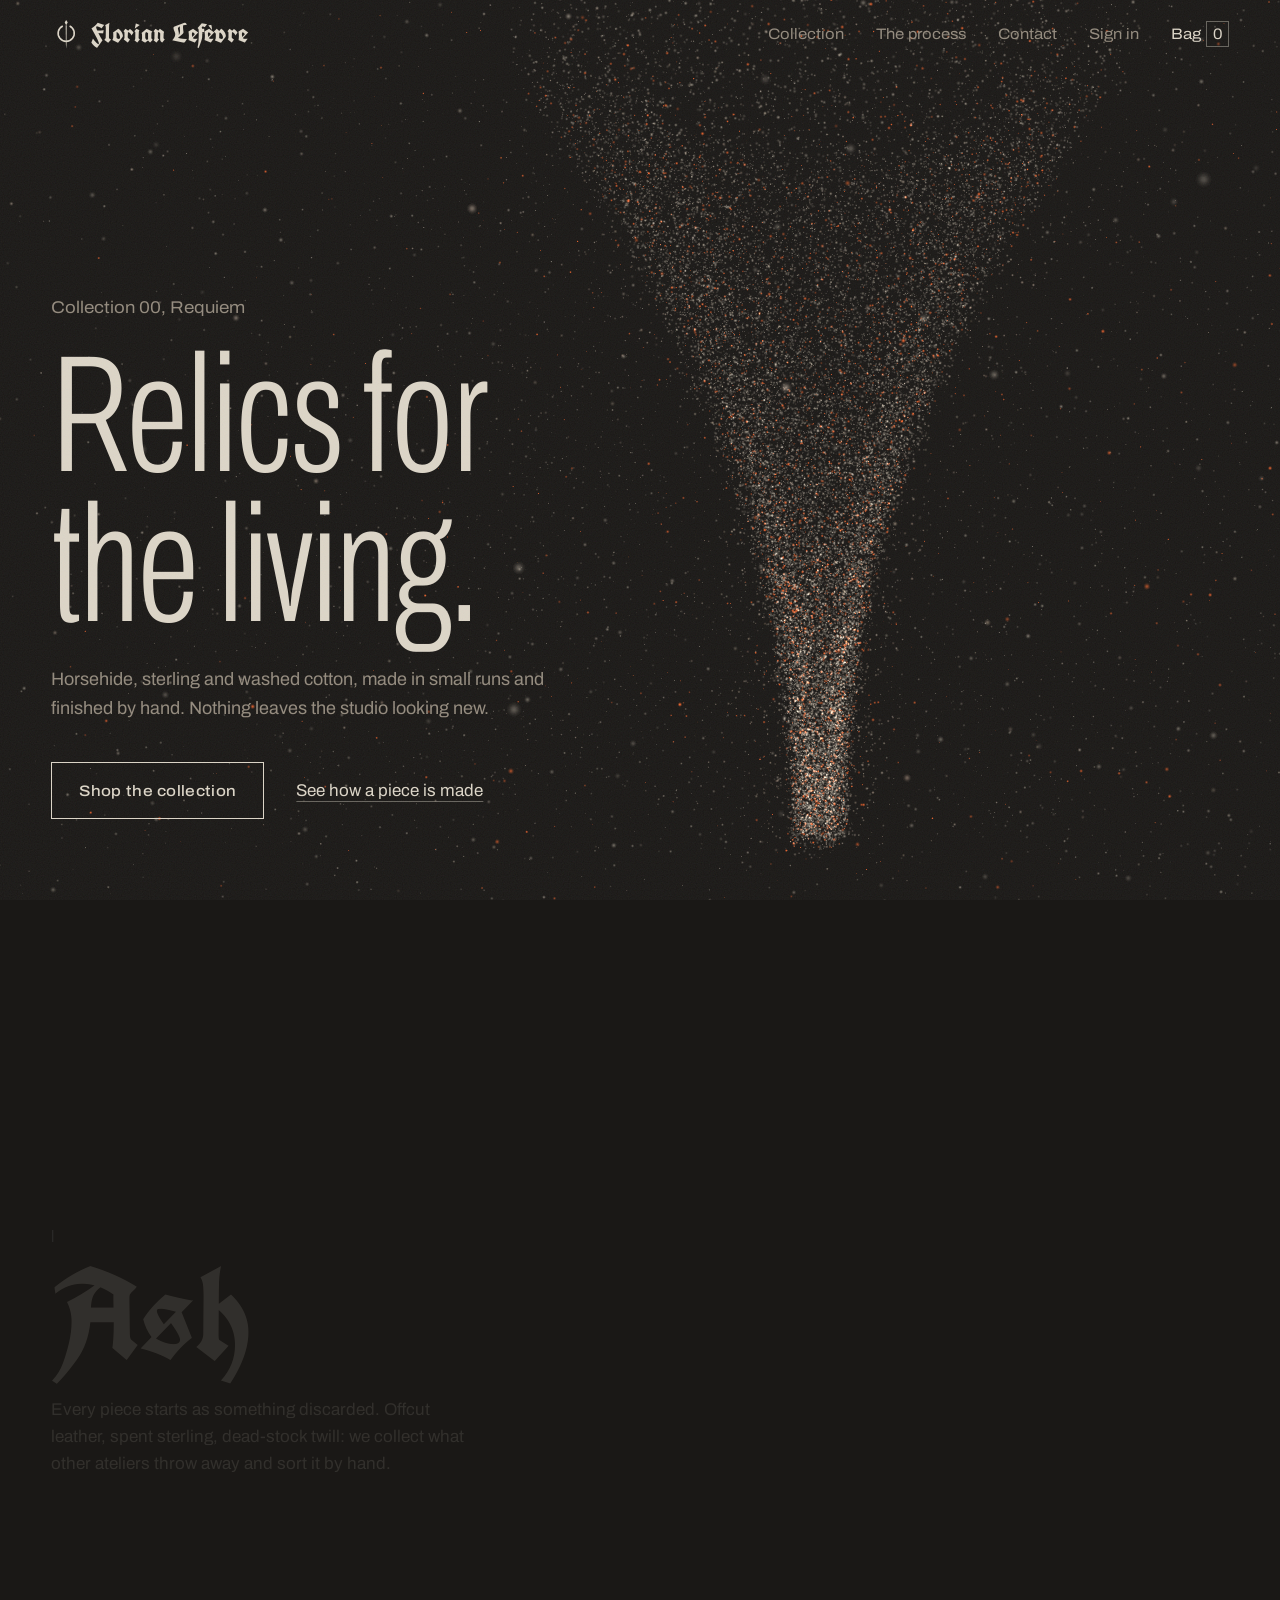
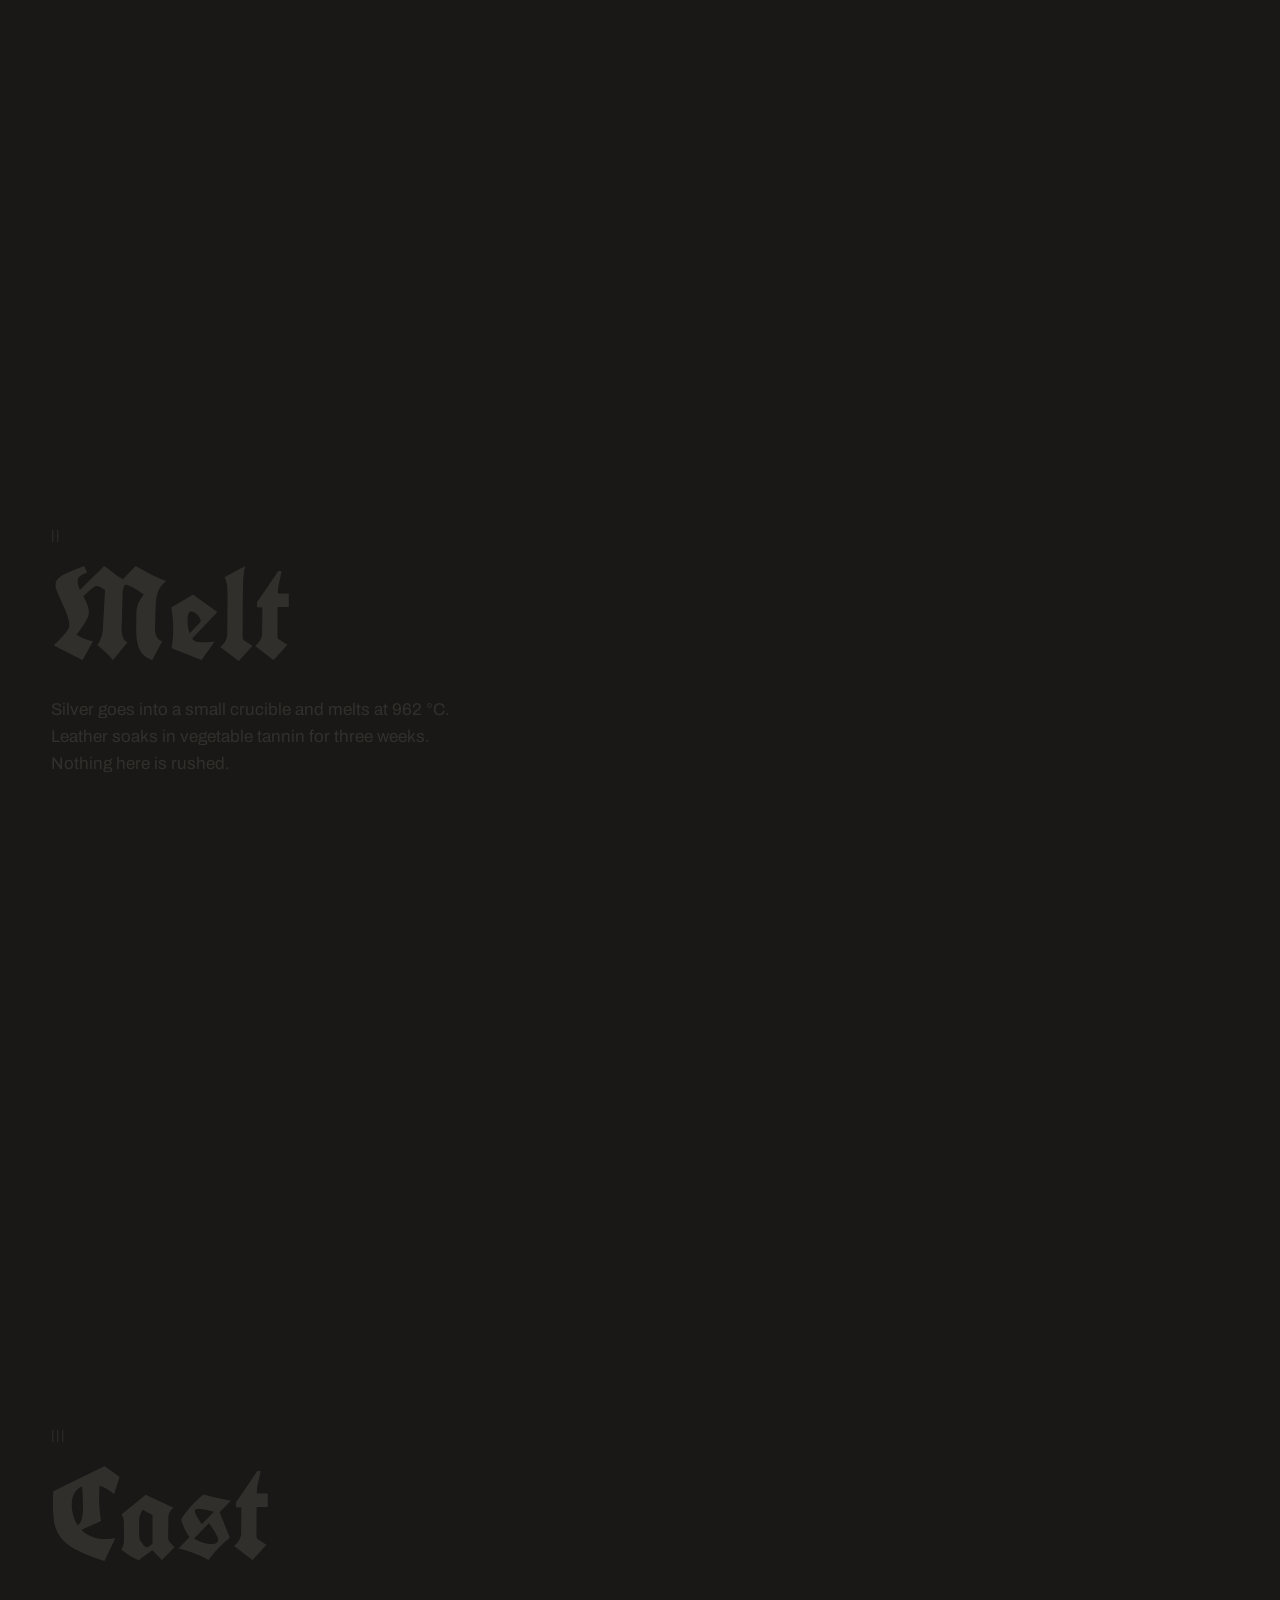
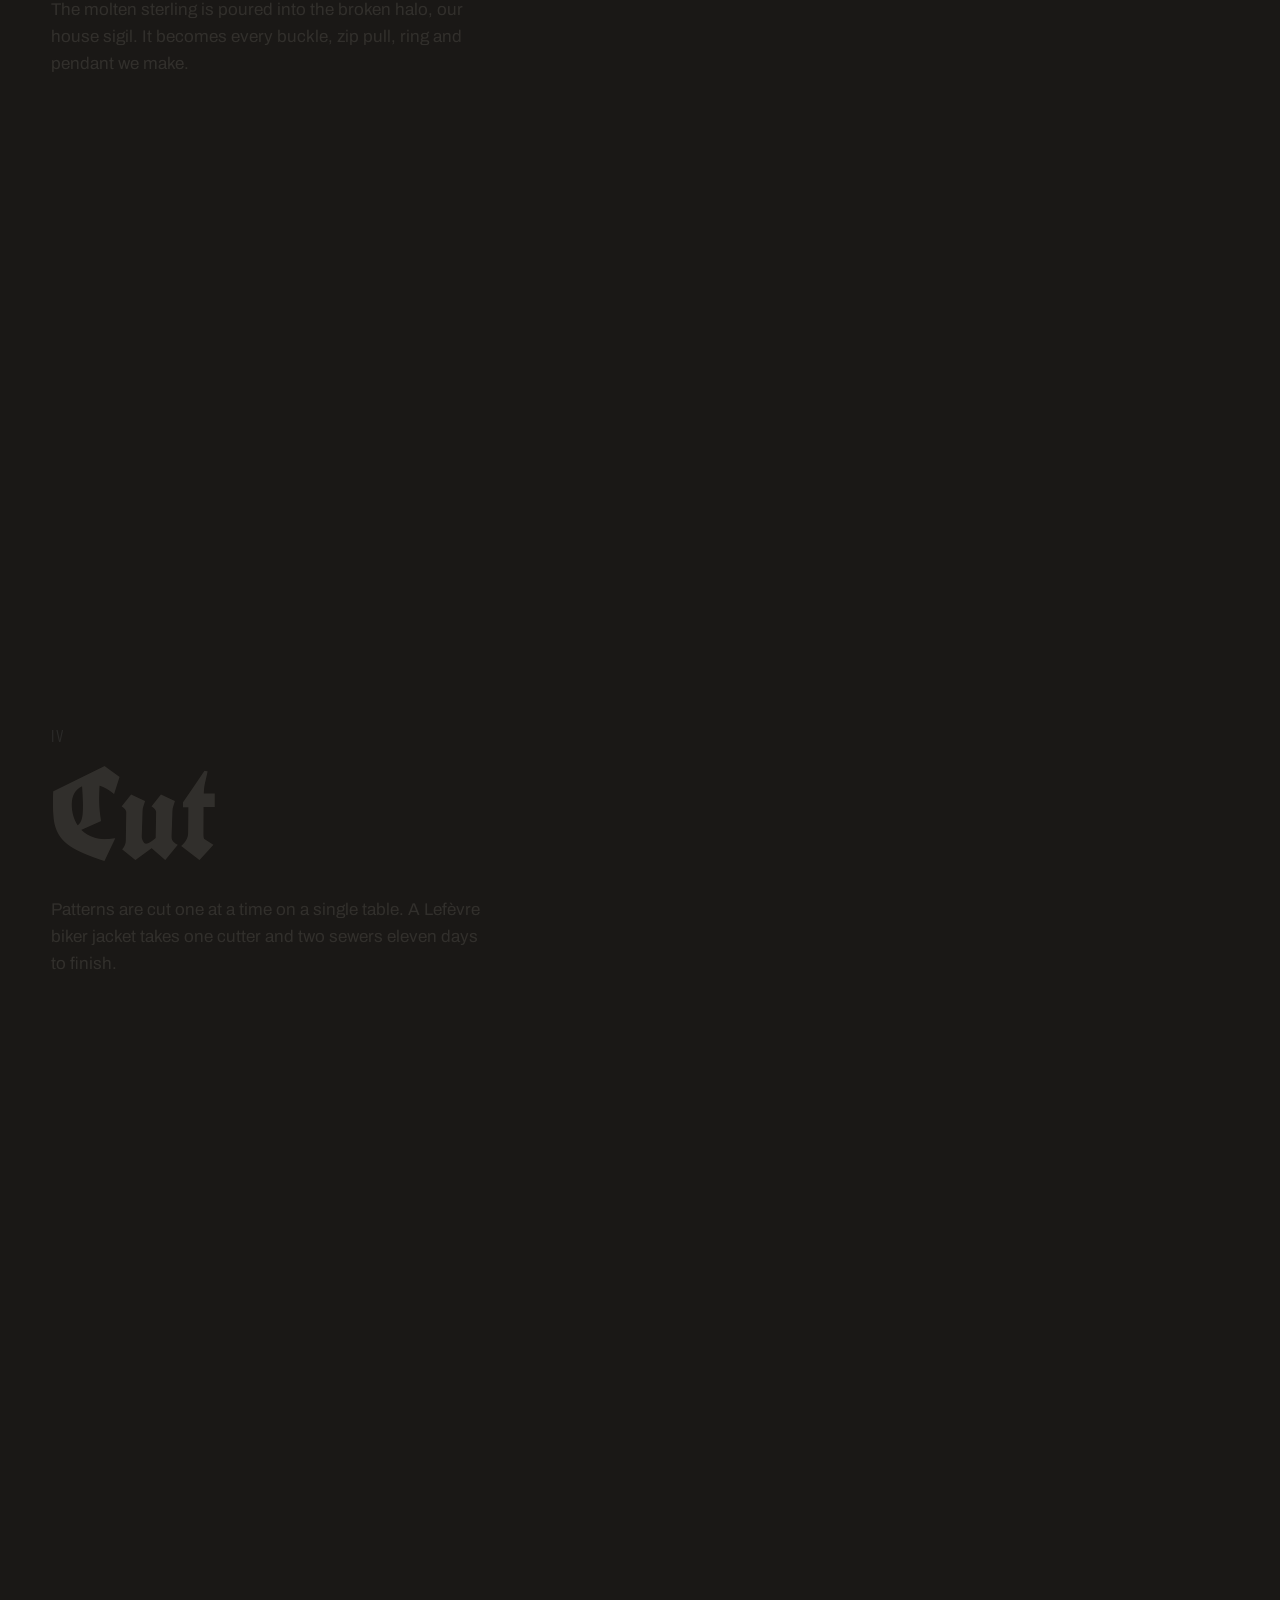
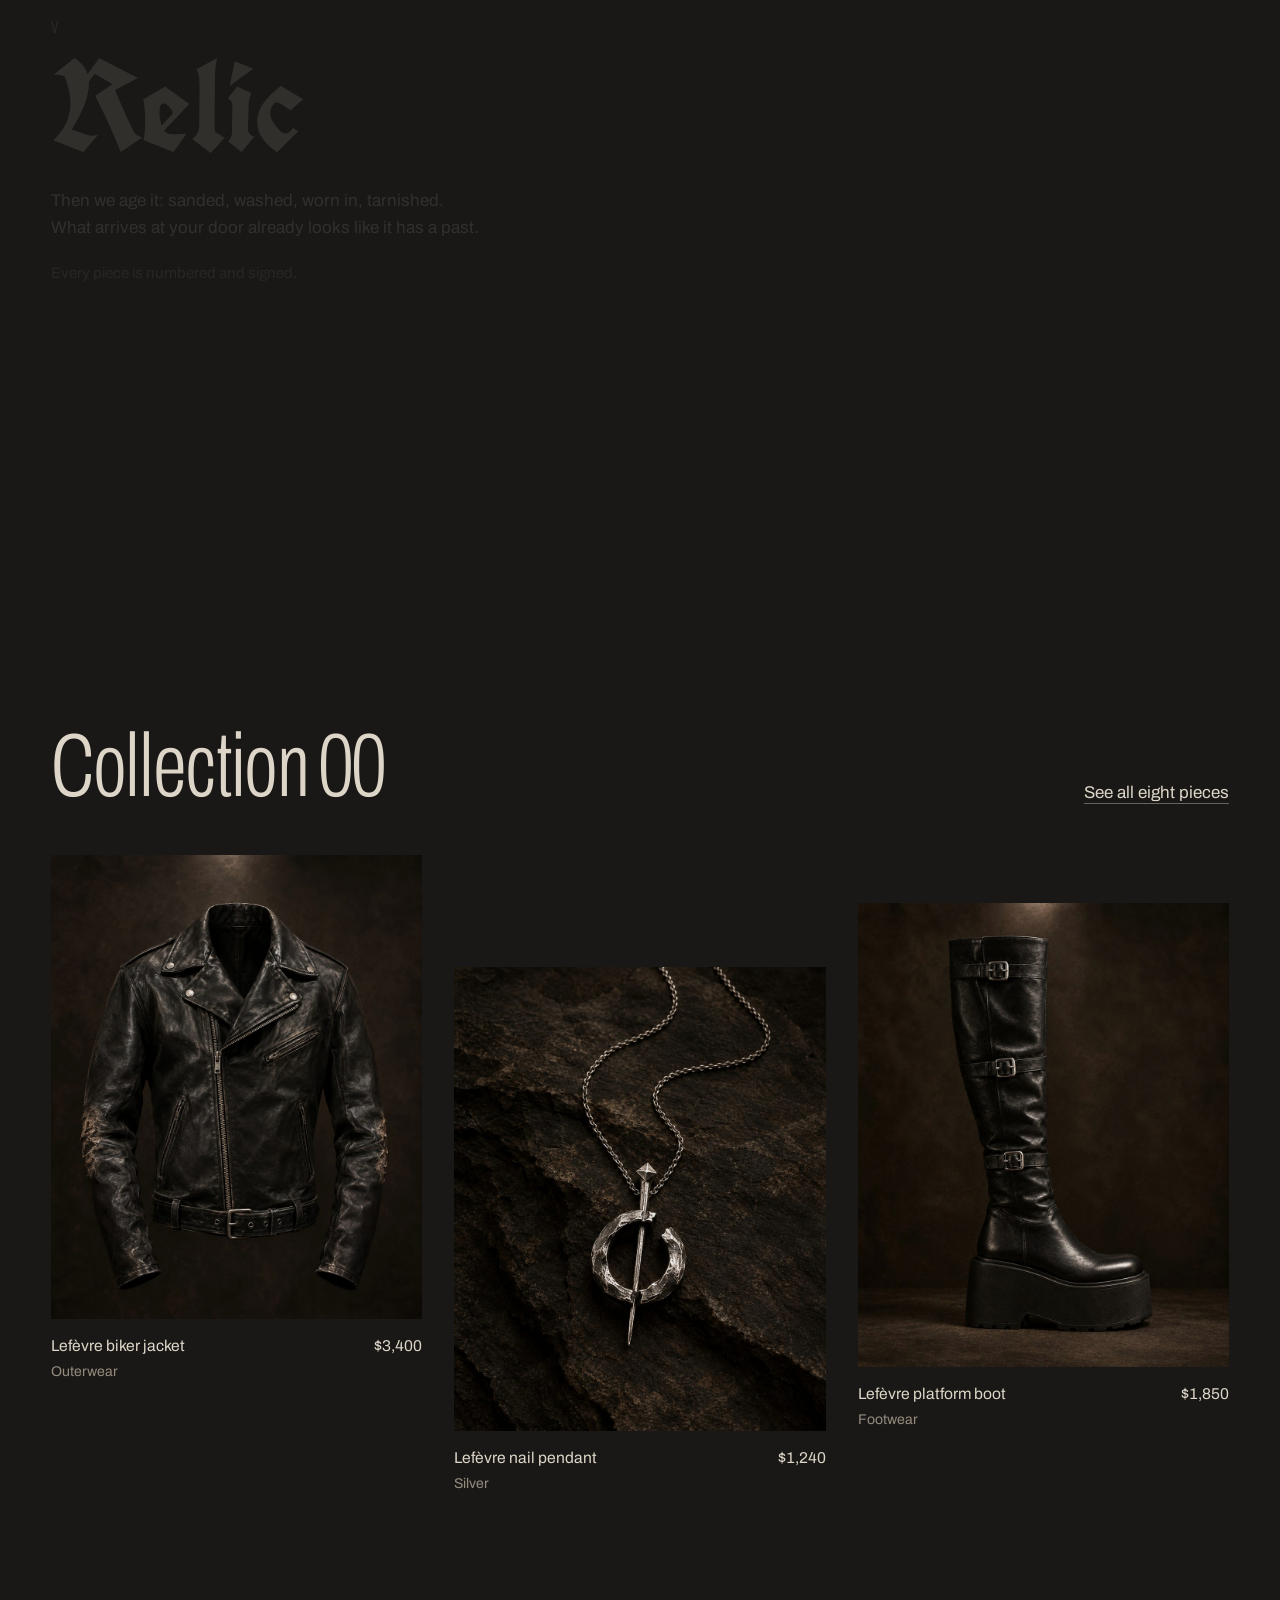
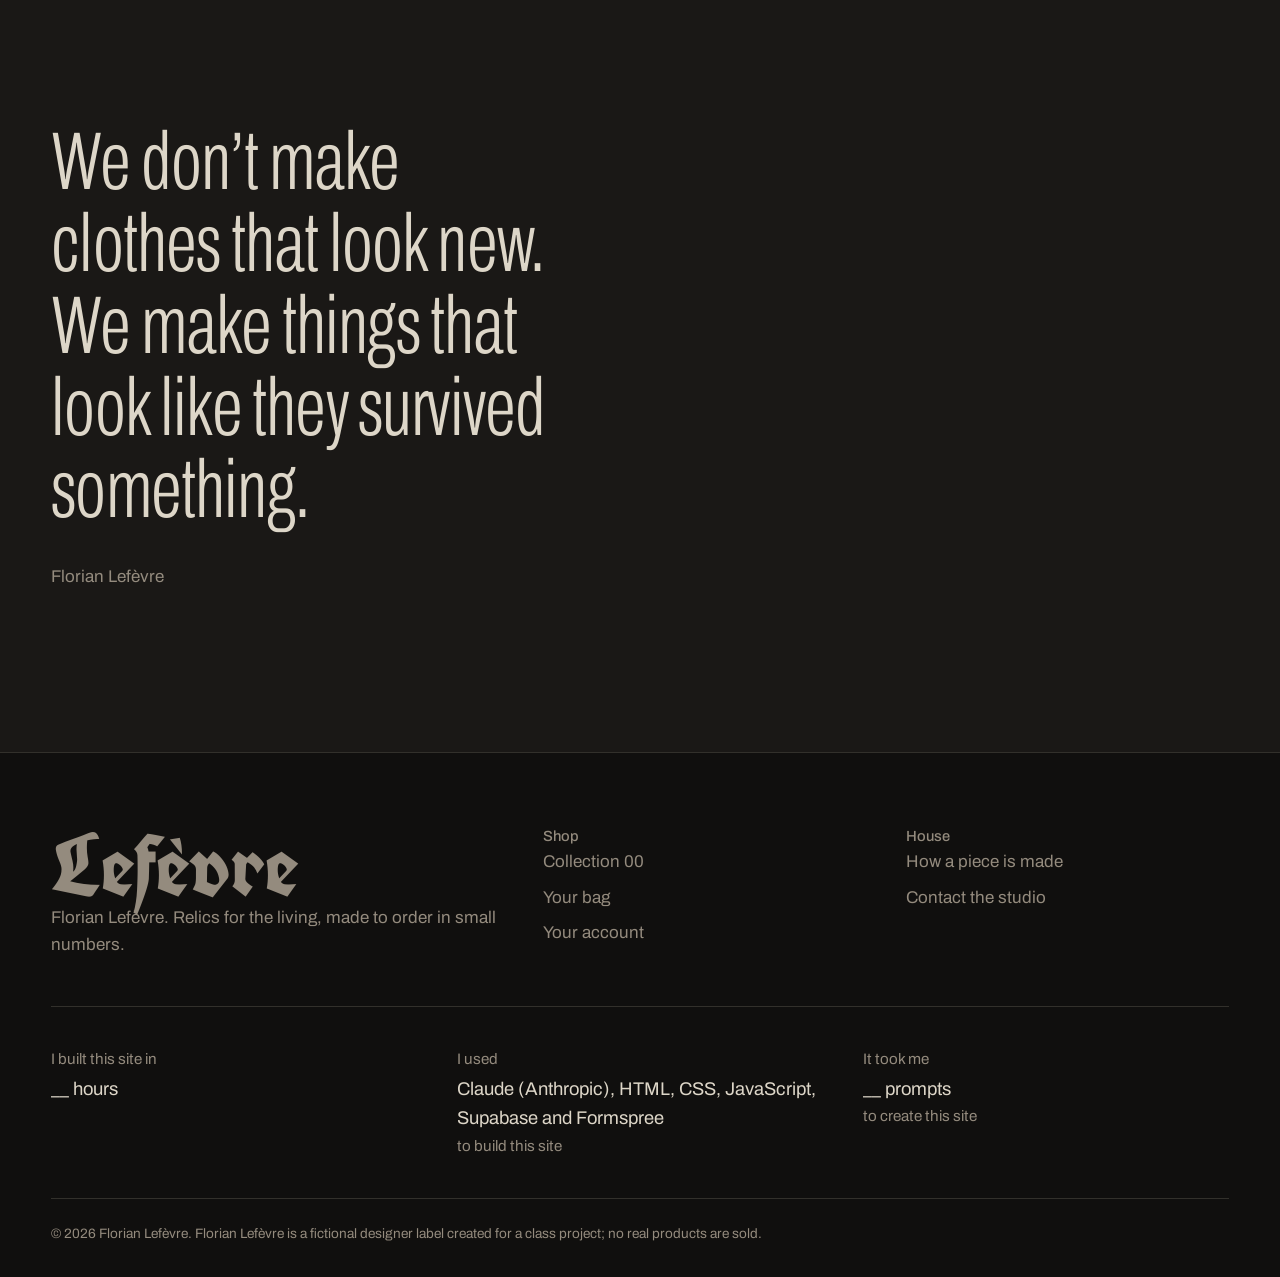
<file: index.html>
<!DOCTYPE html>
<html lang="en">
<head>
<meta charset="utf-8">
<meta name="viewport" content="width=device-width, initial-scale=1, viewport-fit=cover">
<title>Florian Lefèvre · Relics for the living</title>
<meta name="description" content="Florian Lefèvre makes leather, sterling silver and washed cotton pieces in small runs, finished by hand so nothing leaves looking new.">
<meta name="theme-color" content="#1a1816">
<link rel="icon" href="favicon.svg" type="image/svg+xml">
<link rel="icon" href="favicon-32.png" sizes="32x32" type="image/png">
<link rel="apple-touch-icon" href="apple-touch-icon.png">
<meta property="og:title" content="Florian Lefèvre · Relics for the living">
<meta property="og:description" content="Florian Lefèvre makes leather, sterling silver and washed cotton pieces in small runs, finished by hand so nothing leaves looking new.">
<link rel="preconnect" href="https://fonts.googleapis.com">
<link rel="preconnect" href="https://fonts.gstatic.com" crossorigin>
<link href="https://fonts.googleapis.com/css2?family=Archivo:wdth,wght@62..125,100..900&family=UnifrakturCook:wght@700&display=swap" rel="stylesheet">
<link rel="stylesheet" href="css/style.css">
</head>
<body data-page="home">
<a class="skip" href="#main">Skip to content</a>
<header class="site-header">
  <a class="brand" href="index.html" aria-label="Florian Lefèvre home"><svg viewBox="0 0 64 64" aria-hidden="true" focusable="false"><path d="M39.18 14.59 A17 17 0 1 1 24.82 14.59" fill="none" stroke="currentColor" stroke-width="3.4"/><path d="M32 2 L35.2 7.5 L32 13 L28.8 7.5 Z" fill="currentColor"/><path d="M30.9 13 L33.1 13 L32.6 55 L32 62 L31.4 55 Z" fill="currentColor"/></svg><span><span class="brand-first">Florian </span>Lefèvre</span></a>
  <nav class="nav" id="site-nav" aria-label="Main">
    <a href="shop.html">Collection</a>
    <a href="index.html#process">The process</a>
    <a href="contact.html">Contact</a>
    <a href="account.html" data-account-link>Sign in</a>
  </nav>
  <a class="bag" href="cart.html">Bag<span data-bag-count>0</span></a>
  <button class="menu-btn" type="button" aria-expanded="false" aria-controls="site-nav">Menu</button>
</header>
<canvas id="fx" class="fx-fixed" aria-hidden="true"></canvas>

<main id="main">
  <section class="hero" aria-labelledby="hero-title">
    <p class="hero-season">Collection 00, Requiem</p>
    <h1 class="display" id="hero-title">Relics for<br>the living.</h1>
    <p class="lede">Horsehide, sterling and washed cotton, made in small runs and finished by hand. Nothing leaves the studio looking new.</p>
    <div class="hero-actions">
      <a class="btn" href="shop.html">Shop the collection</a>
      <a class="text-link" href="#process">See how a piece is made</a>
    </div>
  </section>

  <ol class="process-rail" aria-hidden="true">
    <li>I</li><li>II</li><li>III</li><li>IV</li><li>V</li>
  </ol>

  <section class="process" id="process" aria-label="How a Lefèvre piece is made">
    <article class="step">
      <div class="step-inner">
        <span class="numeral">I</span>
        <h2>Ash</h2>
        <p>Every piece starts as something discarded. Offcut leather, spent sterling, dead-stock twill: we collect what other ateliers throw away and sort it by hand.</p>
      </div>
    </article>
    <article class="step">
      <div class="step-inner">
        <span class="numeral">II</span>
        <h2>Melt</h2>
        <p>Silver goes into a small crucible and melts at 962 °C. Leather soaks in vegetable tannin for three weeks. Nothing here is rushed.</p>
      </div>
    </article>
    <article class="step">
      <div class="step-inner">
        <span class="numeral">III</span>
        <h2>Cast</h2>
        <p>The molten sterling is poured into the broken halo, our house sigil. It becomes every buckle, zip pull, ring and pendant we make.</p>
      </div>
    </article>
    <article class="step">
      <div class="step-inner">
        <span class="numeral">IV</span>
        <h2>Cut</h2>
        <p>Patterns are cut one at a time on a single table. A Lefèvre biker jacket takes one cutter and two sewers eleven days to finish.</p>
      </div>
    </article>
    <article class="step">
      <div class="step-inner">
        <span class="numeral">V</span>
        <h2>Relic</h2>
        <p>Then we age it: sanded, washed, worn in, tarnished. What arrives at your door already looks like it has a past.</p>
        <p class="detail">Every piece is numbered and signed.</p>
      </div>
    </article>
  </section>

  <section class="featured" aria-labelledby="featured-title">
    <div class="section-head">
      <h2 class="display" id="featured-title">Collection 00</h2>
      <a class="text-link" href="shop.html">See all eight pieces</a>
    </div>
    <div class="featured-grid" id="featured-grid"></div>
  </section>

  <section class="creed" aria-label="Our belief">
    <blockquote style="margin:0">
      <p>We don’t make clothes that look new. We make things that look like they survived something.</p>
      <cite>Florian Lefèvre</cite>
    </blockquote>
  </section>
</main>
<footer class="site-footer">
  <div class="footer-inner">
    <div class="footer-top">
      <div>
        <p class="footer-mark">Lefèvre</p>
        <p>Florian Lefèvre. Relics for the living, made to order in small numbers.</p>
      </div>
      <div>
        <p class="footer-col-title">Shop</p>
        <ul class="footer-links">
          <li><a href="shop.html">Collection 00</a></li>
          <li><a href="cart.html">Your bag</a></li>
          <li><a href="account.html">Your account</a></li>
        </ul>
      </div>
      <div>
        <p class="footer-col-title">House</p>
        <ul class="footer-links">
          <li><a href="index.html#process">How a piece is made</a></li>
          <li><a href="contact.html">Contact the studio</a></li>
        </ul>
      </div>
    </div>

    <!-- ✏️ EDIT THESE THREE LINES with your real numbers before you turn it in -->
    <div class="build-notes">
      <p>I built this site in <strong>__ hours</strong></p>
      <p>I used <strong>Claude (Anthropic), HTML, CSS, JavaScript, Supabase and Formspree</strong> to build this site</p>
      <p>It took me <strong>__ prompts</strong> to create this site</p>
    </div>

    <p class="legal">© 2026 Florian Lefèvre. Florian Lefèvre is a fictional designer label created for a class project; no real products are sold.</p>
  </div>
</footer>
<script src="js/config.js"></script>
<script src="js/products.js"></script>
<script src="js/vendor/supabase.js"></script>
<script src="js/store.js"></script>
<script src="js/photo-data.js"></script>
<script src="js/particles.js"></script>
<script src="js/fx.js"></script>
<script src="js/main.js"></script>
</body>
</html>
</file>
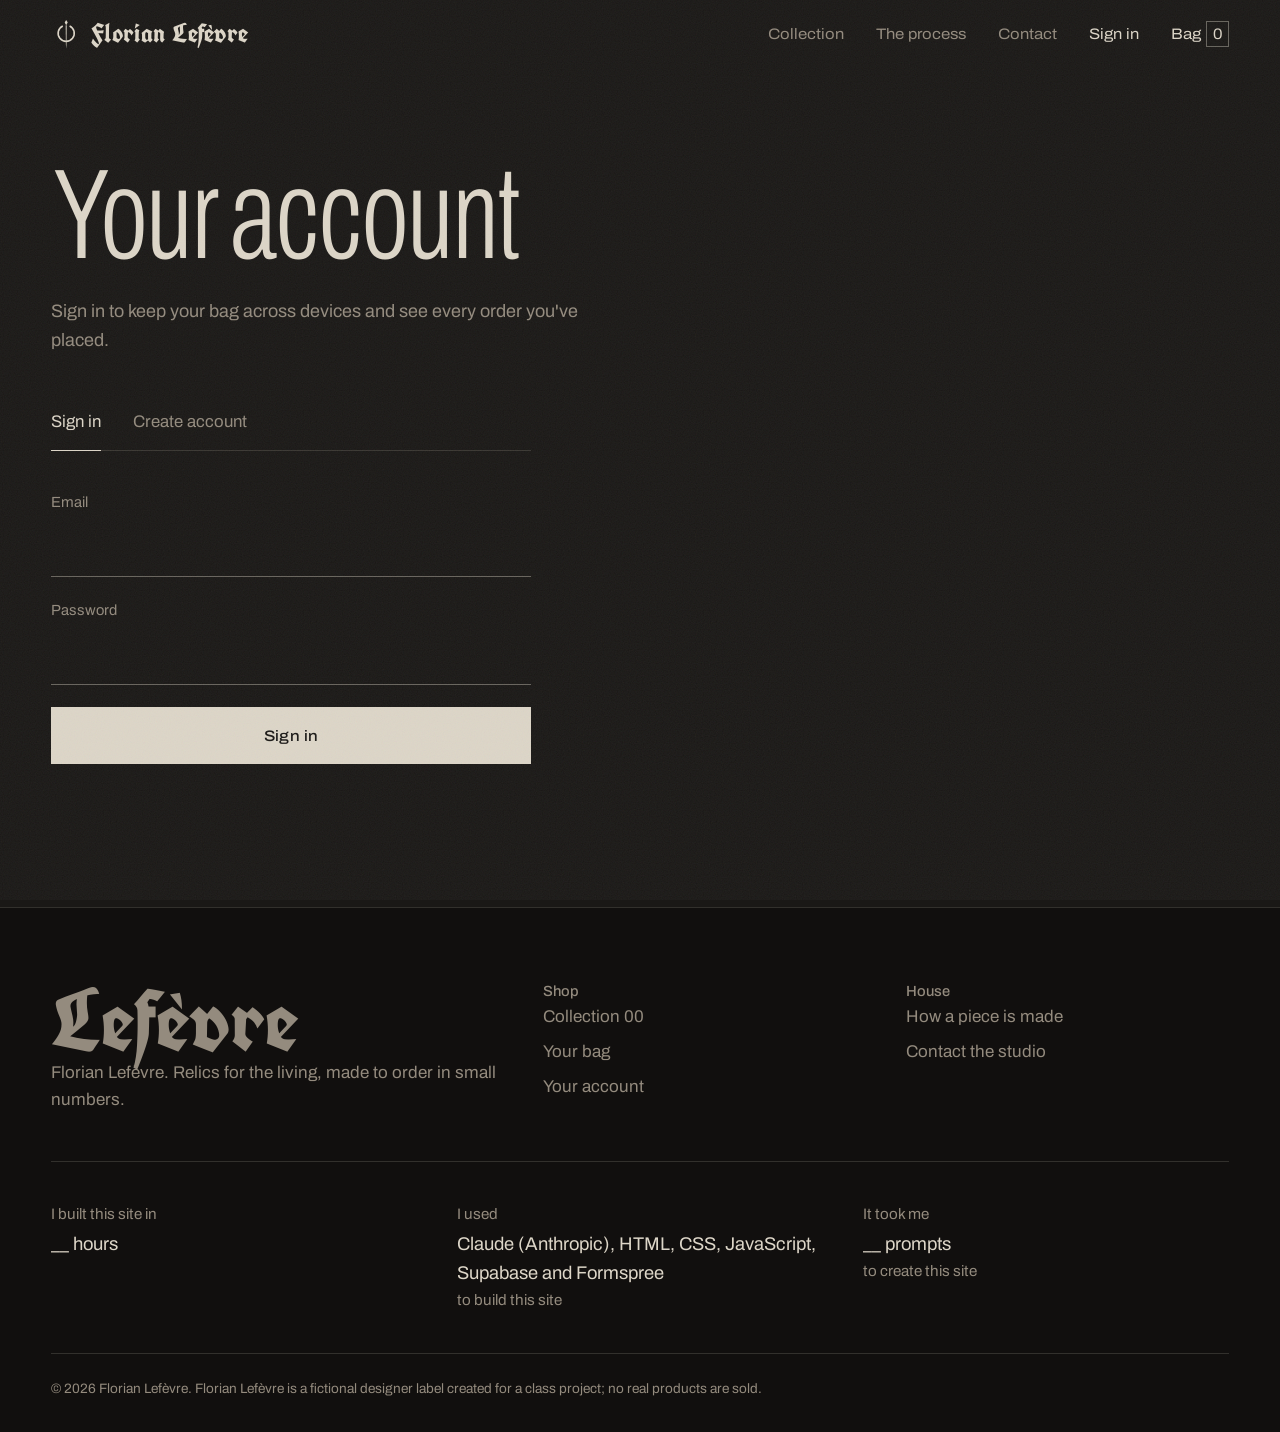
<file: account.html>
<!DOCTYPE html>
<html lang="en">
<head>
<meta charset="utf-8">
<meta name="viewport" content="width=device-width, initial-scale=1, viewport-fit=cover">
<title>Your account · Florian Lefèvre</title>
<meta name="description" content="Sign in or create a Lefèvre account to save your bag and see your orders.">
<meta name="theme-color" content="#1a1816">
<link rel="icon" href="favicon.svg" type="image/svg+xml">
<link rel="icon" href="favicon-32.png" sizes="32x32" type="image/png">
<link rel="apple-touch-icon" href="apple-touch-icon.png">
<meta property="og:title" content="Your account · Florian Lefèvre">
<meta property="og:description" content="Sign in or create a Lefèvre account to save your bag and see your orders.">
<link rel="preconnect" href="https://fonts.googleapis.com">
<link rel="preconnect" href="https://fonts.gstatic.com" crossorigin>
<link href="https://fonts.googleapis.com/css2?family=Archivo:wdth,wght@62..125,100..900&family=UnifrakturCook:wght@700&display=swap" rel="stylesheet">
<link rel="stylesheet" href="css/style.css">
</head>
<body data-page="account">
<a class="skip" href="#main">Skip to content</a>
<header class="site-header">
  <a class="brand" href="index.html" aria-label="Florian Lefèvre home"><svg viewBox="0 0 64 64" aria-hidden="true" focusable="false"><path d="M39.18 14.59 A17 17 0 1 1 24.82 14.59" fill="none" stroke="currentColor" stroke-width="3.4"/><path d="M32 2 L35.2 7.5 L32 13 L28.8 7.5 Z" fill="currentColor"/><path d="M30.9 13 L33.1 13 L32.6 55 L32 62 L31.4 55 Z" fill="currentColor"/></svg><span><span class="brand-first">Florian </span>Lefèvre</span></a>
  <nav class="nav" id="site-nav" aria-label="Main">
    <a href="shop.html">Collection</a>
    <a href="index.html#process">The process</a>
    <a href="contact.html">Contact</a>
    <a href="account.html" aria-current="page" data-account-link>Sign in</a>
  </nav>
  <a class="bag" href="cart.html">Bag<span data-bag-count>0</span></a>
  <button class="menu-btn" type="button" aria-expanded="false" aria-controls="site-nav">Menu</button>
</header>
<main id="main" class="page">
  <div class="page-head">
    <h1 class="display">Your account</h1>
    <p class="lede">Sign in to keep your bag across devices and see every order you've placed.</p>
  </div>
  <div id="account-root" aria-live="polite"><p class="lede">Loading…</p></div>
</main>
<footer class="site-footer">
  <div class="footer-inner">
    <div class="footer-top">
      <div>
        <p class="footer-mark">Lefèvre</p>
        <p>Florian Lefèvre. Relics for the living, made to order in small numbers.</p>
      </div>
      <div>
        <p class="footer-col-title">Shop</p>
        <ul class="footer-links">
          <li><a href="shop.html">Collection 00</a></li>
          <li><a href="cart.html">Your bag</a></li>
          <li><a href="account.html">Your account</a></li>
        </ul>
      </div>
      <div>
        <p class="footer-col-title">House</p>
        <ul class="footer-links">
          <li><a href="index.html#process">How a piece is made</a></li>
          <li><a href="contact.html">Contact the studio</a></li>
        </ul>
      </div>
    </div>

    <!-- ✏️ EDIT THESE THREE LINES with your real numbers before you turn it in -->
    <div class="build-notes">
      <p>I built this site in <strong>__ hours</strong></p>
      <p>I used <strong>Claude (Anthropic), HTML, CSS, JavaScript, Supabase and Formspree</strong> to build this site</p>
      <p>It took me <strong>__ prompts</strong> to create this site</p>
    </div>

    <p class="legal">© 2026 Florian Lefèvre. Florian Lefèvre is a fictional designer label created for a class project; no real products are sold.</p>
  </div>
</footer>
<script src="js/config.js"></script>
<script src="js/products.js"></script>
<script src="js/vendor/supabase.js"></script>
<script src="js/store.js"></script>
<script src="js/main.js"></script>
</body>
</html>
</file>
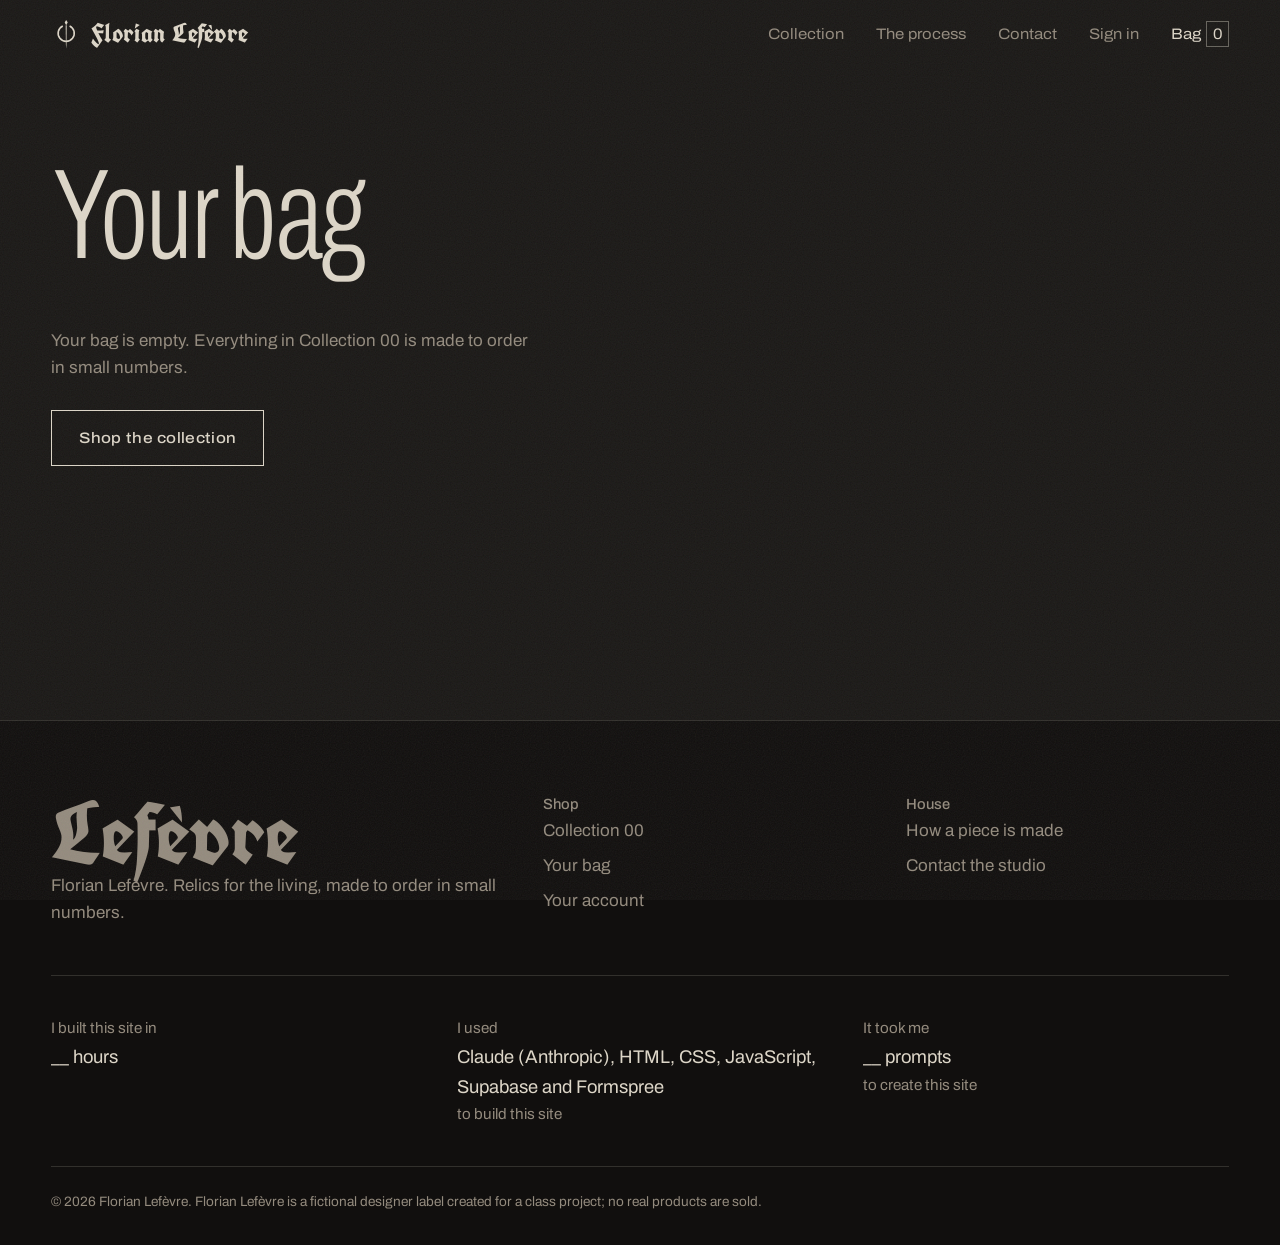
<file: cart.html>
<!DOCTYPE html>
<html lang="en">
<head>
<meta charset="utf-8">
<meta name="viewport" content="width=device-width, initial-scale=1, viewport-fit=cover">
<title>Your bag · Florian Lefèvre</title>
<meta name="description" content="Review the pieces in your Lefèvre bag and place your order.">
<meta name="theme-color" content="#1a1816">
<link rel="icon" href="favicon.svg" type="image/svg+xml">
<link rel="icon" href="favicon-32.png" sizes="32x32" type="image/png">
<link rel="apple-touch-icon" href="apple-touch-icon.png">
<meta property="og:title" content="Your bag · Florian Lefèvre">
<meta property="og:description" content="Review the pieces in your Lefèvre bag and place your order.">
<link rel="preconnect" href="https://fonts.googleapis.com">
<link rel="preconnect" href="https://fonts.gstatic.com" crossorigin>
<link href="https://fonts.googleapis.com/css2?family=Archivo:wdth,wght@62..125,100..900&family=UnifrakturCook:wght@700&display=swap" rel="stylesheet">
<link rel="stylesheet" href="css/style.css">
</head>
<body data-page="cart">
<a class="skip" href="#main">Skip to content</a>
<header class="site-header">
  <a class="brand" href="index.html" aria-label="Florian Lefèvre home"><svg viewBox="0 0 64 64" aria-hidden="true" focusable="false"><path d="M39.18 14.59 A17 17 0 1 1 24.82 14.59" fill="none" stroke="currentColor" stroke-width="3.4"/><path d="M32 2 L35.2 7.5 L32 13 L28.8 7.5 Z" fill="currentColor"/><path d="M30.9 13 L33.1 13 L32.6 55 L32 62 L31.4 55 Z" fill="currentColor"/></svg><span><span class="brand-first">Florian </span>Lefèvre</span></a>
  <nav class="nav" id="site-nav" aria-label="Main">
    <a href="shop.html">Collection</a>
    <a href="index.html#process">The process</a>
    <a href="contact.html">Contact</a>
    <a href="account.html" data-account-link>Sign in</a>
  </nav>
  <a class="bag" href="cart.html" aria-current="page">Bag<span data-bag-count>0</span></a>
  <button class="menu-btn" type="button" aria-expanded="false" aria-controls="site-nav">Menu</button>
</header>
<main id="main" class="page">
  <div class="page-head">
    <h1 class="display">Your bag</h1>
  </div>
  <div id="cart-root" aria-live="polite"></div>
</main>
<footer class="site-footer">
  <div class="footer-inner">
    <div class="footer-top">
      <div>
        <p class="footer-mark">Lefèvre</p>
        <p>Florian Lefèvre. Relics for the living, made to order in small numbers.</p>
      </div>
      <div>
        <p class="footer-col-title">Shop</p>
        <ul class="footer-links">
          <li><a href="shop.html">Collection 00</a></li>
          <li><a href="cart.html">Your bag</a></li>
          <li><a href="account.html">Your account</a></li>
        </ul>
      </div>
      <div>
        <p class="footer-col-title">House</p>
        <ul class="footer-links">
          <li><a href="index.html#process">How a piece is made</a></li>
          <li><a href="contact.html">Contact the studio</a></li>
        </ul>
      </div>
    </div>

    <!-- ✏️ EDIT THESE THREE LINES with your real numbers before you turn it in -->
    <div class="build-notes">
      <p>I built this site in <strong>__ hours</strong></p>
      <p>I used <strong>Claude (Anthropic), HTML, CSS, JavaScript, Supabase and Formspree</strong> to build this site</p>
      <p>It took me <strong>__ prompts</strong> to create this site</p>
    </div>

    <p class="legal">© 2026 Florian Lefèvre. Florian Lefèvre is a fictional designer label created for a class project; no real products are sold.</p>
  </div>
</footer>
<script src="js/config.js"></script>
<script src="js/products.js"></script>
<script src="js/vendor/supabase.js"></script>
<script src="js/store.js"></script>
<script src="js/main.js"></script>
</body>
</html>
</file>
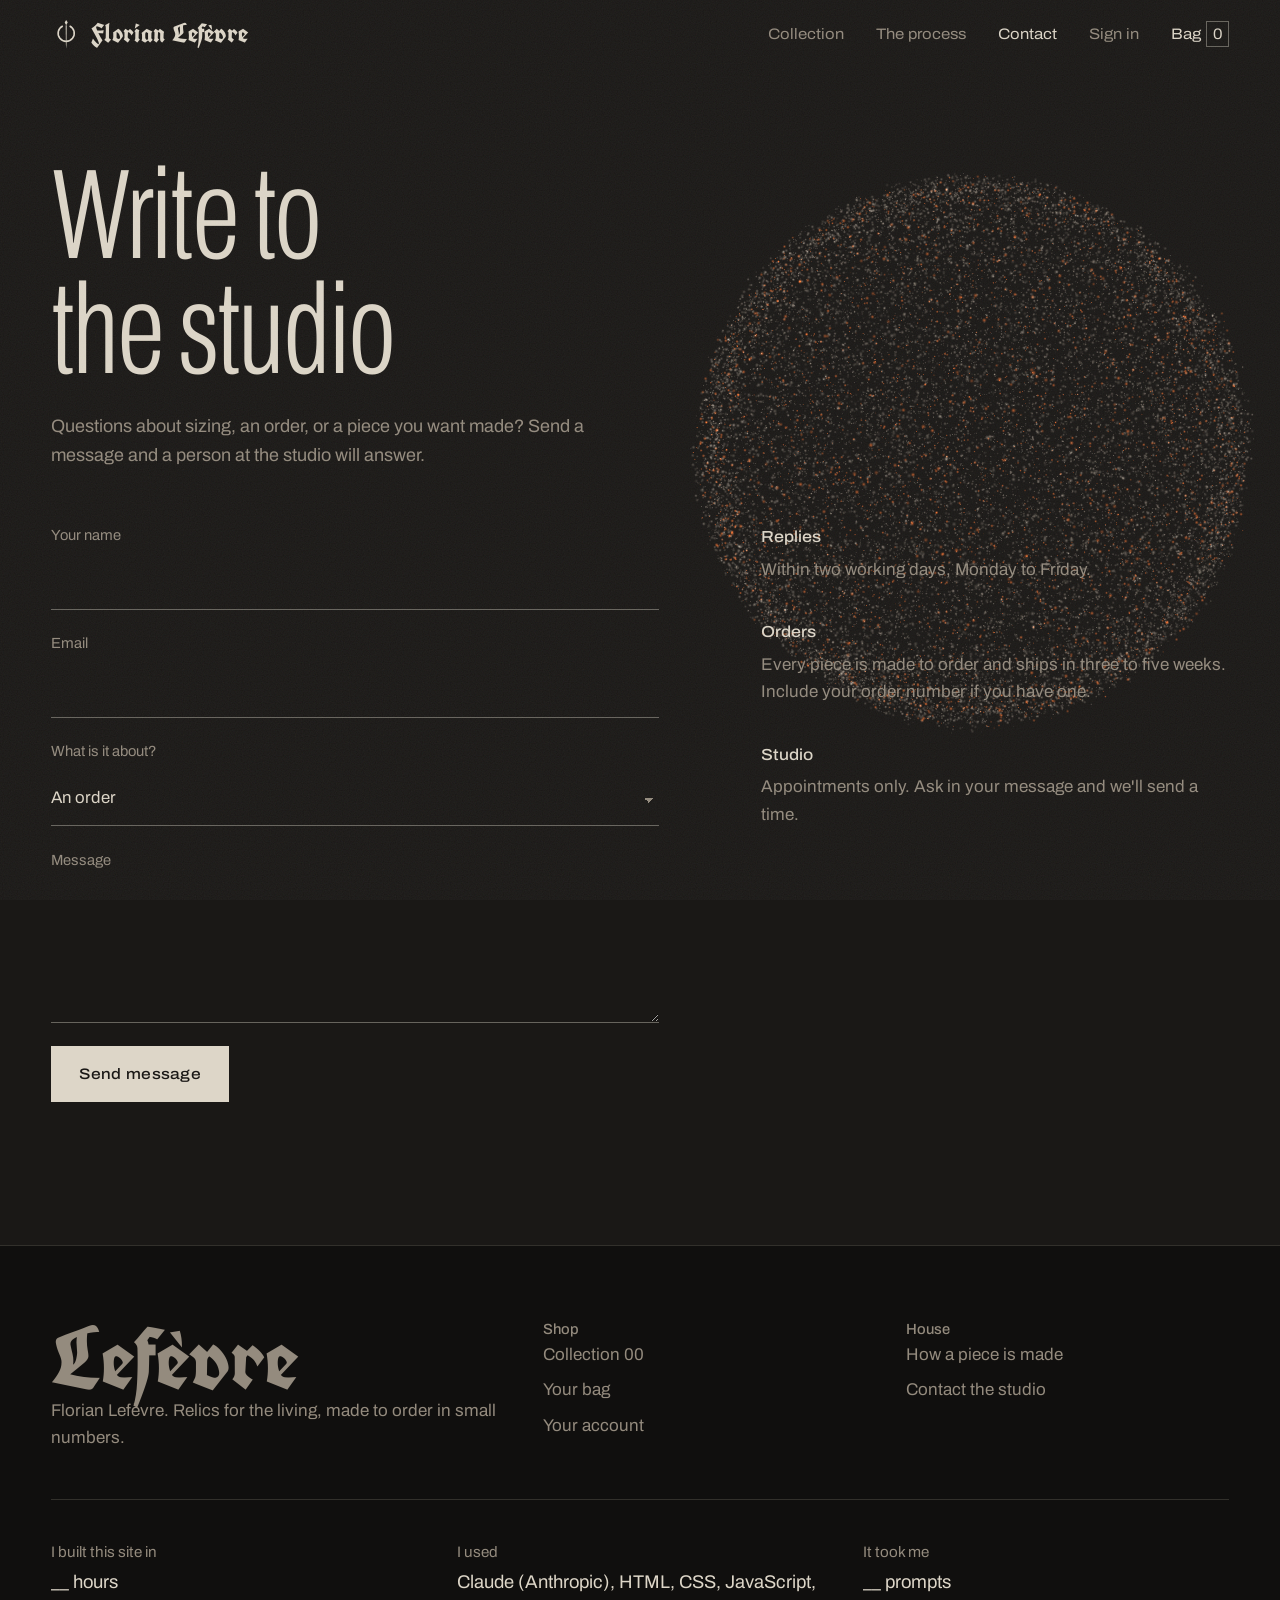
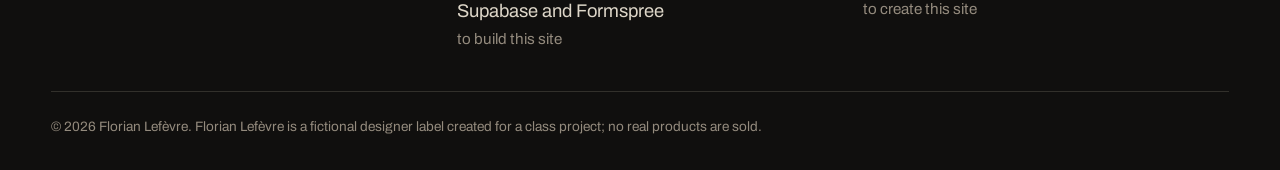
<file: contact.html>
<!DOCTYPE html>
<html lang="en">
<head>
<meta charset="utf-8">
<meta name="viewport" content="width=device-width, initial-scale=1, viewport-fit=cover">
<title>Contact · Florian Lefèvre</title>
<meta name="description" content="Write to the Lefèvre studio about orders, sizing, press or anything else.">
<meta name="theme-color" content="#1a1816">
<link rel="icon" href="favicon.svg" type="image/svg+xml">
<link rel="icon" href="favicon-32.png" sizes="32x32" type="image/png">
<link rel="apple-touch-icon" href="apple-touch-icon.png">
<meta property="og:title" content="Contact · Florian Lefèvre">
<meta property="og:description" content="Write to the Lefèvre studio about orders, sizing, press or anything else.">
<link rel="preconnect" href="https://fonts.googleapis.com">
<link rel="preconnect" href="https://fonts.gstatic.com" crossorigin>
<link href="https://fonts.googleapis.com/css2?family=Archivo:wdth,wght@62..125,100..900&family=UnifrakturCook:wght@700&display=swap" rel="stylesheet">
<link rel="stylesheet" href="css/style.css">
</head>
<body data-page="contact">
<a class="skip" href="#main">Skip to content</a>
<header class="site-header">
  <a class="brand" href="index.html" aria-label="Florian Lefèvre home"><svg viewBox="0 0 64 64" aria-hidden="true" focusable="false"><path d="M39.18 14.59 A17 17 0 1 1 24.82 14.59" fill="none" stroke="currentColor" stroke-width="3.4"/><path d="M32 2 L35.2 7.5 L32 13 L28.8 7.5 Z" fill="currentColor"/><path d="M30.9 13 L33.1 13 L32.6 55 L32 62 L31.4 55 Z" fill="currentColor"/></svg><span><span class="brand-first">Florian </span>Lefèvre</span></a>
  <nav class="nav" id="site-nav" aria-label="Main">
    <a href="shop.html">Collection</a>
    <a href="index.html#process">The process</a>
    <a href="contact.html" aria-current="page">Contact</a>
    <a href="account.html" data-account-link>Sign in</a>
  </nav>
  <a class="bag" href="cart.html">Bag<span data-bag-count>0</span></a>
  <button class="menu-btn" type="button" aria-expanded="false" aria-controls="site-nav">Menu</button>
</header>
<canvas id="fx" class="fx-fixed" aria-hidden="true"></canvas>

<main id="main" class="page">
  <div class="page-head">
    <h1 class="display">Write to<br>the studio</h1>
    <p class="lede">Questions about sizing, an order, or a piece you want made? Send a message and a person at the studio will answer.</p>
  </div>

  <div class="contact-layout">
    <form class="form" id="contact-form" action="https://formspree.io/f/YOUR_FORM_ID" method="POST" novalidate>
      <div class="field">
        <label for="name">Your name</label>
        <input id="name" name="name" type="text" autocomplete="name" required data-label="your name">
      </div>
      <div class="field">
        <label for="email">Email</label>
        <input id="email" name="email" type="email" autocomplete="email" required data-label="your email">
      </div>
      <div class="field">
        <label for="topic">What is it about?</label>
        <select id="topic" name="topic">
          <option>An order</option>
          <option>Sizing and fit</option>
          <option>A custom piece</option>
          <option>Press</option>
          <option>Something else</option>
        </select>
      </div>
      <div class="field">
        <label for="message">Message</label>
        <textarea id="message" name="message" required data-label="a message"></textarea>
      </div>
      <input type="text" name="_gotcha" class="gotcha" tabindex="-1" autocomplete="off" aria-hidden="true">
      <input type="hidden" name="_subject" value="New message from the Florian Lefèvre website">
      <div>
        <button class="btn btn--solid" type="submit">Send message</button>
      </div>
      <p class="status" id="contact-status" role="alert"></p>
    </form>

    <aside class="contact-aside" aria-label="Studio details">
      <div>
        <h2>Replies</h2>
        <p>Within two working days, Monday to Friday.</p>
      </div>
      <div>
        <h2>Orders</h2>
        <p>Every piece is made to order and ships in three to five weeks. Include your order number if you have one.</p>
      </div>
      <div>
        <h2>Studio</h2>
        <p>Appointments only. Ask in your message and we'll send a time.</p>
      </div>
    </aside>
  </div>
</main>
<footer class="site-footer">
  <div class="footer-inner">
    <div class="footer-top">
      <div>
        <p class="footer-mark">Lefèvre</p>
        <p>Florian Lefèvre. Relics for the living, made to order in small numbers.</p>
      </div>
      <div>
        <p class="footer-col-title">Shop</p>
        <ul class="footer-links">
          <li><a href="shop.html">Collection 00</a></li>
          <li><a href="cart.html">Your bag</a></li>
          <li><a href="account.html">Your account</a></li>
        </ul>
      </div>
      <div>
        <p class="footer-col-title">House</p>
        <ul class="footer-links">
          <li><a href="index.html#process">How a piece is made</a></li>
          <li><a href="contact.html">Contact the studio</a></li>
        </ul>
      </div>
    </div>

    <!-- ✏️ EDIT THESE THREE LINES with your real numbers before you turn it in -->
    <div class="build-notes">
      <p>I built this site in <strong>__ hours</strong></p>
      <p>I used <strong>Claude (Anthropic), HTML, CSS, JavaScript, Supabase and Formspree</strong> to build this site</p>
      <p>It took me <strong>__ prompts</strong> to create this site</p>
    </div>

    <p class="legal">© 2026 Florian Lefèvre. Florian Lefèvre is a fictional designer label created for a class project; no real products are sold.</p>
  </div>
</footer>
<script src="js/config.js"></script>
<script src="js/products.js"></script>
<script src="js/vendor/supabase.js"></script>
<script src="js/store.js"></script>
<script src="js/photo-data.js"></script>
<script src="js/particles.js"></script>
<script src="js/fx.js"></script>
<script src="js/main.js"></script>
</body>
</html>
</file>
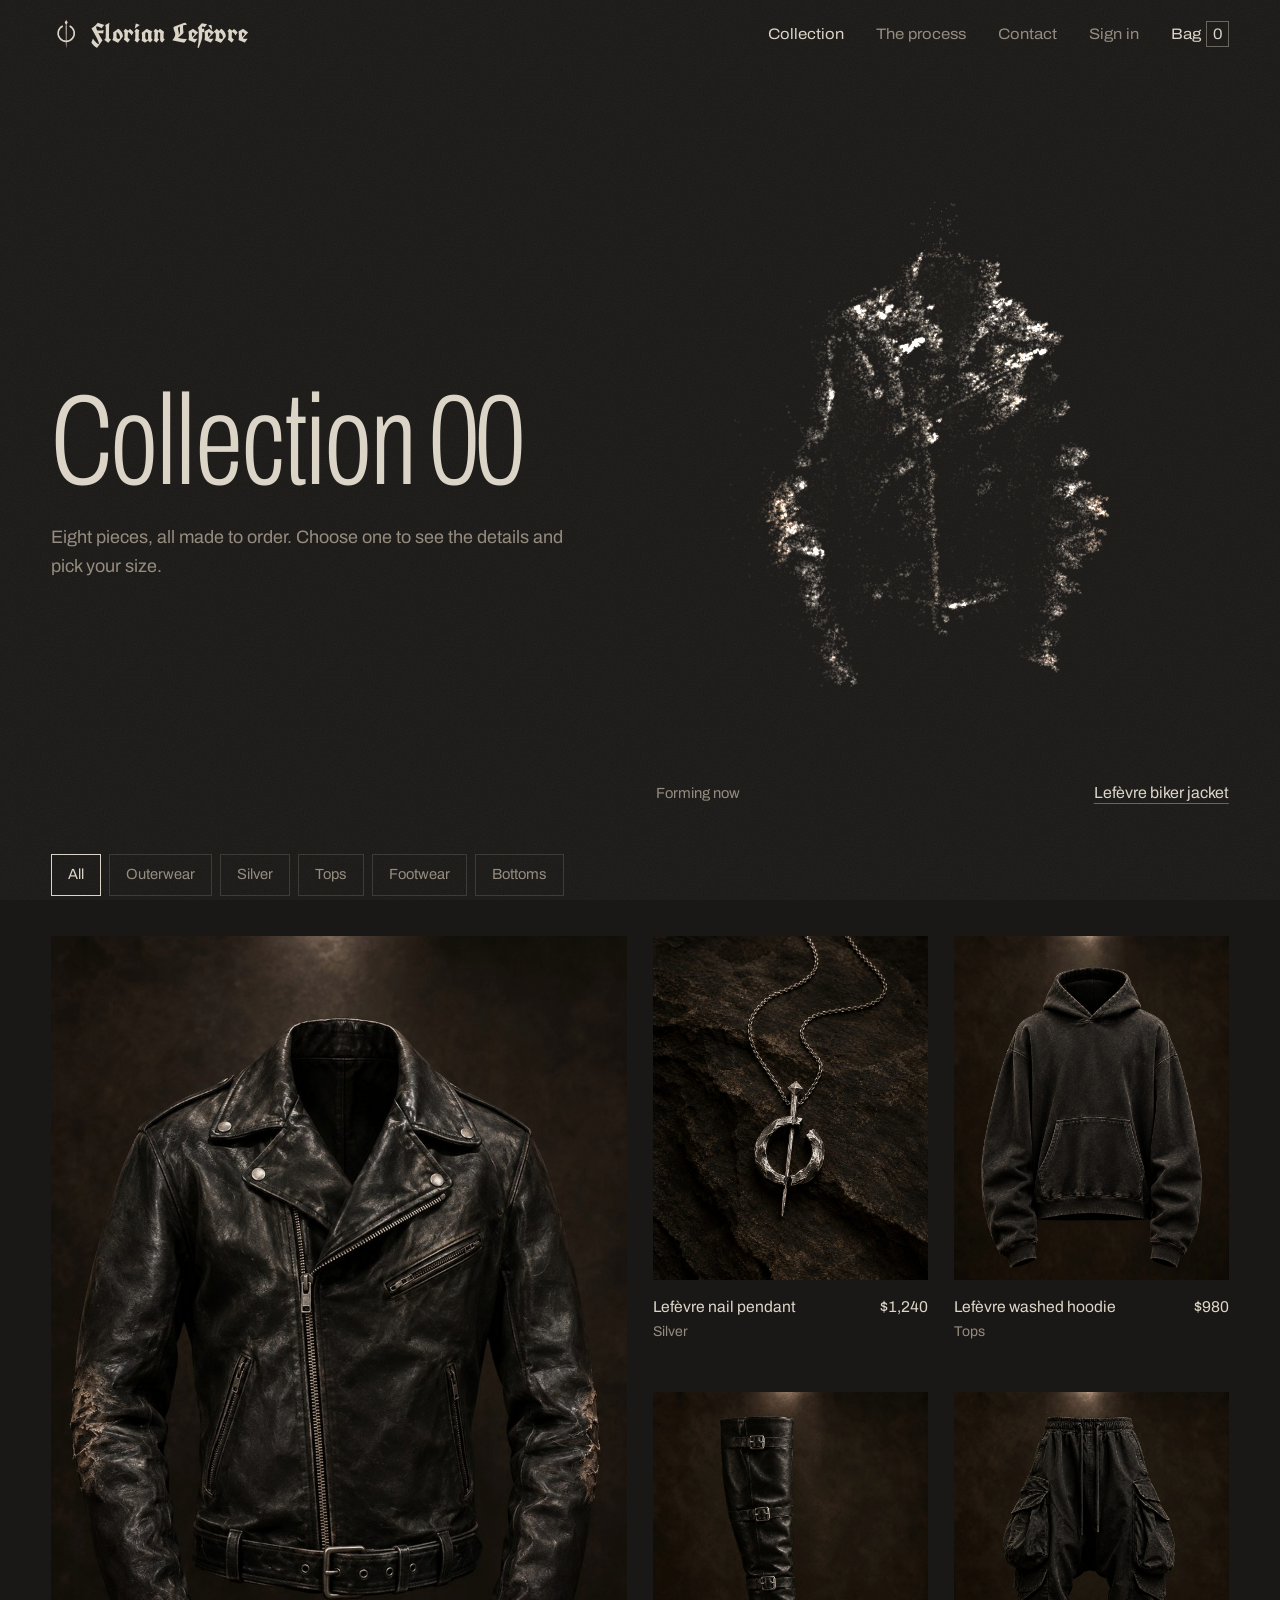
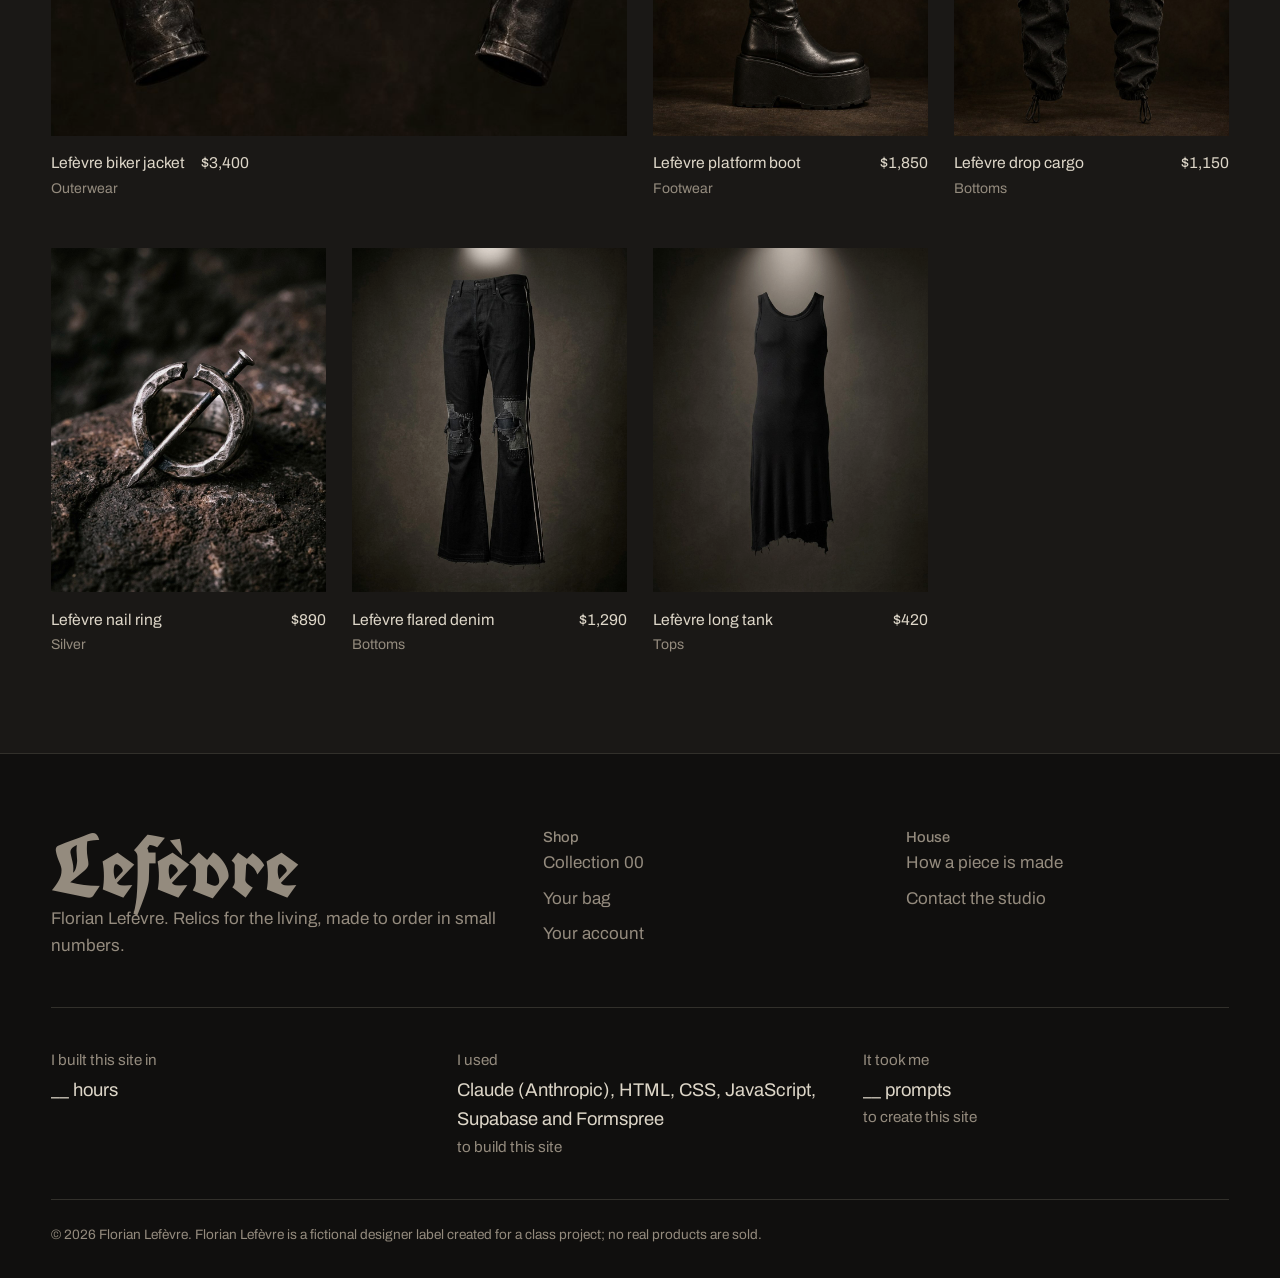
<file: shop.html>
<!DOCTYPE html>
<html lang="en">
<head>
<meta charset="utf-8">
<meta name="viewport" content="width=device-width, initial-scale=1, viewport-fit=cover">
<title>Collection 00 · Florian Lefèvre</title>
<meta name="description" content="Shop Collection 00 from Florian Lefèvre: leather outerwear, platform boots, washed cotton and sterling silver, made to order.">
<meta name="theme-color" content="#1a1816">
<link rel="icon" href="favicon.svg" type="image/svg+xml">
<link rel="icon" href="favicon-32.png" sizes="32x32" type="image/png">
<link rel="apple-touch-icon" href="apple-touch-icon.png">
<meta property="og:title" content="Collection 00 · Florian Lefèvre">
<meta property="og:description" content="Shop Collection 00 from Florian Lefèvre: leather outerwear, platform boots, washed cotton and sterling silver, made to order.">
<link rel="preconnect" href="https://fonts.googleapis.com">
<link rel="preconnect" href="https://fonts.gstatic.com" crossorigin>
<link href="https://fonts.googleapis.com/css2?family=Archivo:wdth,wght@62..125,100..900&family=UnifrakturCook:wght@700&display=swap" rel="stylesheet">
<link rel="stylesheet" href="css/style.css">
</head>
<body data-page="shop">
<a class="skip" href="#main">Skip to content</a>
<header class="site-header">
  <a class="brand" href="index.html" aria-label="Florian Lefèvre home"><svg viewBox="0 0 64 64" aria-hidden="true" focusable="false"><path d="M39.18 14.59 A17 17 0 1 1 24.82 14.59" fill="none" stroke="currentColor" stroke-width="3.4"/><path d="M32 2 L35.2 7.5 L32 13 L28.8 7.5 Z" fill="currentColor"/><path d="M30.9 13 L33.1 13 L32.6 55 L32 62 L31.4 55 Z" fill="currentColor"/></svg><span><span class="brand-first">Florian </span>Lefèvre</span></a>
  <nav class="nav" id="site-nav" aria-label="Main">
    <a href="shop.html" aria-current="page">Collection</a>
    <a href="index.html#process">The process</a>
    <a href="contact.html">Contact</a>
    <a href="account.html" data-account-link>Sign in</a>
  </nav>
  <a class="bag" href="cart.html">Bag<span data-bag-count>0</span></a>
  <button class="menu-btn" type="button" aria-expanded="false" aria-controls="site-nav">Menu</button>
</header>
<main id="main" class="page">
  <div class="shop-hero">
    <div class="page-head">
      <h1 class="display">Collection 00</h1>
      <p class="lede">Eight pieces, all made to order. Choose one to see the details and pick your size.</p>
    </div>
    <figure class="fx-box">
      <canvas id="fx" aria-hidden="true"></canvas>
      <figcaption class="fx-caption" id="fx-caption" aria-live="polite"></figcaption>
    </figure>
  </div>
  <div class="filters" id="filters" role="group" aria-label="Filter by category"></div>
  <div class="shop-grid" id="shop-grid" aria-live="polite"></div>
  <dialog class="quick" id="quick"></dialog>
</main>
<footer class="site-footer">
  <div class="footer-inner">
    <div class="footer-top">
      <div>
        <p class="footer-mark">Lefèvre</p>
        <p>Florian Lefèvre. Relics for the living, made to order in small numbers.</p>
      </div>
      <div>
        <p class="footer-col-title">Shop</p>
        <ul class="footer-links">
          <li><a href="shop.html">Collection 00</a></li>
          <li><a href="cart.html">Your bag</a></li>
          <li><a href="account.html">Your account</a></li>
        </ul>
      </div>
      <div>
        <p class="footer-col-title">House</p>
        <ul class="footer-links">
          <li><a href="index.html#process">How a piece is made</a></li>
          <li><a href="contact.html">Contact the studio</a></li>
        </ul>
      </div>
    </div>

    <!-- ✏️ EDIT THESE THREE LINES with your real numbers before you turn it in -->
    <div class="build-notes">
      <p>I built this site in <strong>__ hours</strong></p>
      <p>I used <strong>Claude (Anthropic), HTML, CSS, JavaScript, Supabase and Formspree</strong> to build this site</p>
      <p>It took me <strong>__ prompts</strong> to create this site</p>
    </div>

    <p class="legal">© 2026 Florian Lefèvre. Florian Lefèvre is a fictional designer label created for a class project; no real products are sold.</p>
  </div>
</footer>
<script src="js/config.js"></script>
<script src="js/products.js"></script>
<script src="js/vendor/supabase.js"></script>
<script src="js/store.js"></script>
<script src="js/photo-data.js"></script>
<script src="js/particles.js"></script>
<script src="js/fx.js"></script>
<script src="js/main.js"></script>
</body>
</html>
</file>
<file: css/style.css>
/* ============================================================
   FLORIAN LEFÈVRE — stylesheet
   Palette comes from the materials: ash, soot, bone, tarnished silver.
   Ember only ever appears inside the forge animation.
   ============================================================ */

:root {
  --ash: #1a1816;        /* page ground */
  --soot: #100f0e;       /* deeper panels */
  --bone: #ddd6c8;       /* primary text */
  --dust: #948b7e;       /* secondary text */
  --tarnish: #a3a8ab;    /* silver accents, focus */
  --line: rgba(221, 214, 200, 0.16);
  --line-strong: rgba(221, 214, 200, 0.4);
  --danger: #d98a7a;

  --f-body: "Archivo", "Helvetica Neue", Arial, sans-serif;
  --f-mark: "UnifrakturCook", "Old English Text MT", "Times New Roman", serif;

  --gutter: clamp(1.25rem, 4vw, 3.5rem);
  --max: 88rem;
  --header-h: 4.25rem;
}

*, *::before, *::after { box-sizing: border-box; }

html {
  scroll-behavior: smooth;
  scroll-padding-top: calc(var(--header-h) + 1rem);
  -webkit-text-size-adjust: 100%;
}

body {
  margin: 0;
  background: var(--ash);
  color: var(--bone);
  font-family: var(--f-body);
  font-size: 1.0625rem;
  line-height: 1.6;
  font-variation-settings: "wdth" 100;
  -webkit-font-smoothing: antialiased;
  overflow-x: hidden;
}

/* film grain — the brand distresses everything, including the screen */
body::after {
  content: "";
  position: fixed;
  inset: 0;
  z-index: 100;
  pointer-events: none;
  opacity: 0.07;
  background-image: url("data:image/svg+xml,%3Csvg xmlns='http://www.w3.org/2000/svg' width='200' height='200'%3E%3Cfilter id='n'%3E%3CfeTurbulence type='fractalNoise' baseFrequency='.85' numOctaves='2' stitchTiles='stitch'/%3E%3C/filter%3E%3Crect width='100%25' height='100%25' filter='url(%23n)'/%3E%3C/svg%3E");
}

img { max-width: 100%; height: auto; display: block; }
a { color: inherit; }
button, input, select, textarea { font: inherit; color: inherit; }

:focus-visible {
  outline: 1px solid var(--tarnish);
  outline-offset: 4px;
}

.skip {
  position: absolute;
  left: 1rem;
  top: -4rem;
  z-index: 200;
  padding: 0.6rem 1rem;
  background: var(--bone);
  color: var(--ash);
}
.skip:focus { top: 1rem; }

.visually-hidden {
  position: absolute !important;
  width: 1px; height: 1px;
  overflow: hidden; clip: rect(0 0 0 0);
  white-space: nowrap;
}


/* ---------- particle canvases ---------- */
.fx-fixed {
  position: fixed;
  inset: 0;
  width: 100%;
  height: 100%;
  z-index: 0;
  pointer-events: none;
  display: block;
}

.shop-hero {
  display: grid;
  grid-template-columns: minmax(0, 1fr) minmax(0, 1fr);
  gap: 2rem;
  align-items: center;
  margin-bottom: 3rem;
}
.shop-hero .page-head { margin-bottom: 0; }
.fx-box {
  position: relative;
  margin: 0;
  width: 100%;
  max-width: 36rem;
  height: min(72vh, 44rem);
  justify-self: end;
}
.fx-box canvas { position: absolute; inset: 0 0 2.5rem; width: 100%; height: calc(100% - 2.5rem); display: block; }
.fx-caption {
  position: absolute;
  left: 0; right: 0; bottom: 0;
  display: flex;
  justify-content: space-between;
  align-items: baseline;
  gap: 1rem;
  font-size: 0.92rem;
  color: var(--dust);
  opacity: 0;
}
.fx-caption.is-in { animation: capIn .9s cubic-bezier(.2,.7,.1,1) forwards; }
@keyframes capIn { from { opacity: 0; transform: translateY(.5rem); } to { opacity: 1; transform: none; } }
.fx-caption button {
  background: none; border: 0; padding: 0; cursor: pointer;
  color: var(--bone);
  font-size: 1rem;
  text-decoration: underline;
  text-decoration-color: var(--line-strong);
  text-underline-offset: .3em;
}
.fx-caption button:hover { text-decoration-color: var(--bone); }

main, .site-footer { position: relative; z-index: 1; }

/* ---------- header ---------- */
.site-header {
  position: fixed;
  top: 0; left: 0; right: 0;
  z-index: 50;
  height: var(--header-h);
  display: flex;
  align-items: center;
  gap: 2rem;
  padding: 0 var(--gutter);
}
/* the frosted bar lives on a pseudo-element so backdrop-filter
   doesn't trap the fixed mobile menu inside the header */
.site-header::before {
  content: "";
  position: absolute;
  inset: 0;
  z-index: -1;
  background: rgba(16, 15, 14, 0.82);
  -webkit-backdrop-filter: blur(14px);
  backdrop-filter: blur(14px);
  border-bottom: 1px solid var(--line);
  opacity: 0;
  transition: opacity .4s ease;
}
.site-header.is-solid::before { opacity: 1; }

.brand {
  display: inline-flex;
  align-items: center;
  gap: 0.6rem;
  text-decoration: none;
  margin-right: auto;
}
.brand svg { width: 1.9rem; height: 1.9rem; }
.brand span {
  font-family: var(--f-mark);
  font-size: 1.7rem;
  line-height: 1;
  letter-spacing: 0.01em;
}

.nav { display: flex; gap: 2rem; }
.nav a, .bag {
  font-size: 0.95rem;
  font-variation-settings: "wdth" 110;
  text-decoration: none;
  color: var(--dust);
  transition: color .2s ease;
}
.nav a:hover, .bag:hover, .nav a[aria-current="page"] { color: var(--bone); }

.bag { color: var(--bone); white-space: nowrap; }
.bag [data-bag-count] {
  display: inline-block;
  min-width: 1.5em;
  margin-left: 0.3rem;
  padding: 0 0.35em;
  border: 1px solid var(--line-strong);
  text-align: center;
  font-variant-numeric: tabular-nums;
}
.bag.bump [data-bag-count] { animation: bump .5s ease; }
@keyframes bump { 40% { background: var(--bone); color: var(--ash); } }

.menu-btn {
  display: none;
  background: none;
  border: 1px solid var(--line-strong);
  padding: 0.35rem 0.8rem;
  cursor: pointer;
  font-size: 0.9rem;
}

/* ---------- shared type ---------- */
.display {
  font-variation-settings: "wdth" 62;
  font-weight: 250;
  line-height: 0.9;
  letter-spacing: -0.015em;
  margin: 0;
}
.lede {
  max-width: 34rem;
  color: var(--dust);
  font-size: 1.125rem;
  margin: 1.5rem 0 0;
}

/* ---------- buttons & links ---------- */
.btn {
  display: inline-flex;
  align-items: center;
  justify-content: center;
  gap: 0.6rem;
  padding: 0.95rem 1.7rem;
  border: 1px solid var(--bone);
  background: transparent;
  color: var(--bone);
  text-decoration: none;
  font-variation-settings: "wdth" 112;
  font-weight: 500;
  font-size: 0.95rem;
  letter-spacing: 0.02em;
  cursor: pointer;
  transition: background-color .25s ease, color .25s ease;
}
.btn:hover { background: var(--bone); color: var(--ash); }
.btn--solid { background: var(--bone); color: var(--ash); }
.btn--solid:hover { background: transparent; color: var(--bone); }
.btn[disabled] { opacity: .45; cursor: not-allowed; }
.btn--block { width: 100%; }

.text-link {
  color: var(--bone);
  text-decoration: underline;
  text-decoration-color: var(--line-strong);
  text-underline-offset: 0.3em;
  transition: text-decoration-color .2s ease;
}
.text-link:hover { text-decoration-color: var(--bone); }

/* ============================================================
   HOME
   ============================================================ */
.hero {
  min-height: 100vh;
  min-height: 100svh;
  display: flex;
  flex-direction: column;
  justify-content: flex-end;
  padding: calc(var(--header-h) + 3rem) var(--gutter) clamp(3rem, 9vh, 6rem);
  max-width: var(--max);
  margin: 0 auto;
}
.hero-season {
  margin: 0 0 1.25rem;
  color: var(--dust);
  font-variation-settings: "wdth" 110;
}
.hero h1 { font-size: clamp(4rem, 13vw, 11.5rem); }
.hero-actions {
  display: flex;
  flex-wrap: wrap;
  align-items: center;
  gap: 1.25rem 2rem;
  margin-top: 2.5rem;
}

/* the one orchestrated load moment */
.hero > * { animation: rise 1.4s cubic-bezier(.2,.7,.1,1) both; }
.hero > :nth-child(2) { animation-delay: .12s; }
.hero > :nth-child(3) { animation-delay: .28s; }
.hero > :nth-child(4) { animation-delay: .4s; }

/* ---------- process (the forge story) ---------- */
.process {
  position: relative;
  max-width: var(--max);
  margin: 0 auto;
  padding: 0 var(--gutter);
}
.step {
  --focus: 0.15;
  min-height: 100vh;
  min-height: 100svh;
  display: flex;
  flex-direction: column;
  justify-content: center;
  max-width: 30rem;
  opacity: var(--focus);
  transition: opacity .15s linear;
}
.step .numeral {
  font-variation-settings: "wdth" 62;
  font-weight: 300;
  font-size: 1.1rem;
  color: var(--tarnish);
  letter-spacing: 0.12em;
}
.step h2 {
  font-family: var(--f-mark);
  font-weight: 700;
  font-size: clamp(4.5rem, 10vw, 8.5rem);
  line-height: 0.95;
  margin: 0.2rem 0 1.25rem;
}
.step p { margin: 0; color: var(--bone); max-width: 27rem; }
.step .detail {
  margin-top: 1.25rem;
  color: var(--dust);
  font-size: 0.95rem;
}

.process-rail {
  position: fixed;
  right: var(--gutter);
  top: 50%;
  transform: translateY(-50%);
  z-index: 2;
  display: flex;
  flex-direction: column;
  gap: 0.9rem;
  margin: 0;
  padding: 0;
  list-style: none;
  opacity: 0;
  transition: opacity .4s ease;
  pointer-events: none;
}
.process-rail.is-visible { opacity: 1; }
.process-rail li {
  font-variation-settings: "wdth" 62;
  font-size: 0.9rem;
  color: var(--dust);
  text-align: right;
  transition: color .3s ease;
}
.process-rail li::after {
  content: "";
  display: inline-block;
  width: 1.25rem;
  height: 1px;
  margin-left: 0.6rem;
  vertical-align: middle;
  background: var(--line-strong);
  transition: width .3s ease, background-color .3s ease;
}
.process-rail li.is-active { color: var(--bone); }
.process-rail li.is-active::after { width: 2.5rem; background: var(--bone); }

/* ---------- featured pieces ---------- */
.featured {
  max-width: var(--max);
  margin: 0 auto;
  padding: clamp(6rem, 14vh, 10rem) var(--gutter) 4rem;
}
.section-head {
  display: flex;
  flex-wrap: wrap;
  align-items: flex-end;
  justify-content: space-between;
  gap: 1rem 2rem;
  margin-bottom: 3rem;
}
.section-head h2 { font-size: clamp(3rem, 7vw, 6rem); }
.featured-grid {
  display: grid;
  grid-template-columns: repeat(3, 1fr);
  gap: clamp(1rem, 2.5vw, 2.5rem);
  align-items: start;
}
.featured-grid .piece:nth-child(2) { margin-top: 7rem; }
.featured-grid .piece:nth-child(3) { margin-top: 3rem; }

/* ---------- product piece (shared by home + shop) ---------- */
.piece {
  display: block;
  text-decoration: none;
  background: none;
  border: 0;
  padding: 0;
  text-align: left;
  cursor: pointer;
  width: 100%;
}
.piece-img {
  position: relative;
  overflow: hidden;
  background: var(--soot);
  aspect-ratio: 4 / 5;
}
.piece-img img {
  width: 100%;
  height: 100%;
  object-fit: cover;
  transition: transform 1.2s cubic-bezier(.2,.7,.1,1), filter .6s ease;
  filter: brightness(.92);
}
.piece:hover .piece-img img,
.piece:focus-visible .piece-img img { transform: scale(1.035); filter: brightness(1.05); }
.piece-meta {
  display: flex;
  justify-content: space-between;
  gap: 1rem;
  margin-top: 0.9rem;
  font-size: 0.98rem;
}
.piece-meta .price { font-variant-numeric: tabular-nums; color: var(--bone); }
.piece-cat { margin: 0.15rem 0 0; color: var(--dust); font-size: 0.88rem; }

/* ---------- creed ---------- */
.creed {
  max-width: var(--max);
  margin: 0 auto;
  padding: clamp(6rem, 18vh, 12rem) var(--gutter);
}
.creed p {
  font-variation-settings: "wdth" 62;
  font-weight: 250;
  font-size: clamp(2.4rem, 6.4vw, 5.8rem);
  line-height: 1;
  letter-spacing: -0.01em;
  max-width: 17ch;
  margin: 0;
}
.creed cite {
  display: block;
  margin-top: 2rem;
  font-style: normal;
  color: var(--dust);
}

/* ============================================================
   INNER PAGES
   ============================================================ */
.page {
  max-width: var(--max);
  margin: 0 auto;
  padding: calc(var(--header-h) + clamp(3rem, 10vh, 6rem)) var(--gutter) 6rem;
  min-height: 80vh;
}
.page-head { margin-bottom: clamp(2.5rem, 6vh, 4rem); }
.page-head h1 { font-size: clamp(3.5rem, 10vw, 8rem); }

/* ---------- shop ---------- */
.filters {
  display: flex;
  flex-wrap: wrap;
  gap: 0.5rem;
  margin-bottom: 2.5rem;
}
.filter {
  background: none;
  border: 1px solid var(--line);
  color: var(--dust);
  padding: 0.5rem 1rem;
  cursor: pointer;
  font-size: 0.92rem;
  transition: border-color .2s ease, color .2s ease;
}
.filter:hover { color: var(--bone); border-color: var(--line-strong); }
.filter[aria-pressed="true"] { color: var(--bone); border-color: var(--bone); }

.shop-grid {
  display: grid;
  grid-template-columns: repeat(4, 1fr);
  gap: 3rem clamp(1rem, 2vw, 2rem);
}
.shop-grid .piece.is-feature { grid-column: span 2; grid-row: span 2; }
.shop-grid .piece.is-feature .piece-img { aspect-ratio: auto; height: calc(100% - 3.6rem); min-height: 22rem; }
.shop-grid .piece.is-feature { display: flex; flex-direction: column; }
.empty-note { color: var(--dust); }

/* ---------- product dialog ---------- */
dialog.quick {
  width: min(62rem, calc(100% - 2rem));
  max-height: calc(100vh - 2rem);
  padding: 0;
  border: 1px solid var(--line-strong);
  background: var(--soot);
  color: var(--bone);
}
dialog.quick::backdrop { background: rgba(8, 7, 6, 0.8); backdrop-filter: blur(4px); }
dialog.quick[open] { animation: open .35s cubic-bezier(.2,.7,.1,1); }
@keyframes open { from { opacity: 0; transform: translateY(1rem); } }
.quick-inner { display: grid; grid-template-columns: 1fr 1fr; }
.quick-inner img { width: 100%; height: 100%; object-fit: cover; aspect-ratio: 4 / 5; }
.quick-body { padding: clamp(1.5rem, 4vw, 3rem); display: flex; flex-direction: column; }
.quick-body h2 {
  font-variation-settings: "wdth" 62;
  font-weight: 300;
  font-size: clamp(2.2rem, 4vw, 3.2rem);
  line-height: 1;
  margin: 0 2.5rem 0.5rem 0;
}
.quick-body .price { font-size: 1.15rem; margin: 0 0 1.5rem; }
.quick-body .blurb { color: var(--dust); margin: 0 0 1.5rem; }
.quick-close {
  position: absolute;
  top: 1rem;
  right: 1rem;
  width: 2.5rem;
  height: 2.5rem;
  background: var(--soot);
  border: 1px solid var(--line-strong);
  cursor: pointer;
  font-size: 1.25rem;
  line-height: 1;
}
fieldset.sizes { border: 0; padding: 0; margin: 0 0 1.75rem; }
fieldset.sizes legend { padding: 0; margin-bottom: 0.6rem; color: var(--dust); font-size: 0.92rem; }
.size-options { display: flex; flex-wrap: wrap; gap: 0.4rem; }
.size-options label { position: relative; }
.size-options input { position: absolute; opacity: 0; inset: 0; cursor: pointer; }
.size-options span {
  display: inline-block;
  min-width: 3rem;
  padding: 0.55rem 0.7rem;
  text-align: center;
  border: 1px solid var(--line);
  font-size: 0.92rem;
  transition: border-color .2s ease, background-color .2s ease, color .2s ease;
}
.size-options input:hover + span { border-color: var(--line-strong); }
.size-options input:checked + span { background: var(--bone); color: var(--ash); border-color: var(--bone); }
.size-options input:focus-visible + span { outline: 1px solid var(--tarnish); outline-offset: 3px; }
.quick-body .btn { margin-top: auto; }
.quick-note { margin: 0.9rem 0 0; font-size: 0.88rem; color: var(--dust); }

/* ---------- forms ---------- */
.form { display: grid; gap: 1.4rem; }
.field { display: grid; gap: 0.45rem; }
.field label { font-size: 0.92rem; color: var(--dust); }
.field input, .field select, .field textarea {
  width: 100%;
  padding: 0.85rem 0;
  background: transparent;
  border: 0;
  border-bottom: 1px solid var(--line-strong);
  border-radius: 0;
  color: var(--bone);
  font-size: 1.05rem;
  transition: border-color .2s ease;
}
.field select { cursor: pointer; appearance: none; background-image: linear-gradient(45deg, transparent 50%, var(--dust) 50%), linear-gradient(-45deg, transparent 50%, var(--dust) 50%); background-position: calc(100% - 10px) 55%, calc(100% - 5px) 55%; background-size: 5px 5px; background-repeat: no-repeat; }
.field select option { background: var(--soot); color: var(--bone); }
.field textarea { resize: vertical; min-height: 9rem; line-height: 1.5; }
.field input:focus, .field select:focus, .field textarea:focus { outline: none; border-bottom-color: var(--bone); }
.field input:-webkit-autofill { -webkit-text-fill-color: var(--bone); -webkit-box-shadow: 0 0 0 100px var(--ash) inset; }
.field .hint { font-size: 0.85rem; color: var(--dust); }
.gotcha { display: none !important; }

.status {
  min-height: 1.5rem;
  margin: 0;
  font-size: 0.95rem;
}
.status.is-error { color: var(--danger); }
.status.is-ok { color: var(--bone); }

/* ---------- contact ---------- */
.contact-layout {
  display: grid;
  grid-template-columns: minmax(0, 1.3fr) minmax(0, 1fr);
  gap: clamp(3rem, 8vw, 8rem);
}
.contact-aside { display: grid; gap: 2.25rem; align-content: start; }
.contact-aside h2 {
  font-size: 1rem;
  font-weight: 500;
  margin: 0 0 0.4rem;
  font-variation-settings: "wdth" 110;
}
.contact-aside p { margin: 0; color: var(--dust); }
.sent {
  border: 1px solid var(--line-strong);
  padding: clamp(1.5rem, 4vw, 2.5rem);
}
.sent h2 { font-family: var(--f-mark); font-size: 3rem; margin: 0 0 0.75rem; line-height: 1; }
.sent p { margin: 0 0 1.25rem; color: var(--dust); }

/* ---------- account ---------- */
.account-layout { max-width: 30rem; }
.tabs { display: flex; gap: 2rem; margin-bottom: 2.5rem; border-bottom: 1px solid var(--line); }
.tab {
  background: none;
  border: 0;
  padding: 0 0 0.9rem;
  margin-bottom: -1px;
  color: var(--dust);
  cursor: pointer;
  border-bottom: 1px solid transparent;
  font-size: 1.05rem;
}
.tab[aria-selected="true"] { color: var(--bone); border-bottom-color: var(--bone); }
.notice {
  border-left: 1px solid var(--tarnish);
  padding: 0.25rem 0 0.25rem 1rem;
  color: var(--dust);
  font-size: 0.92rem;
  margin: 0 0 2rem;
}
.orders { list-style: none; padding: 0; margin: 1rem 0 2.5rem; border-top: 1px solid var(--line); }
.orders li { padding: 1.2rem 0; border-bottom: 1px solid var(--line); display: grid; gap: 0.3rem; }
.orders .order-top { display: flex; justify-content: space-between; gap: 1rem; }
.orders .order-items { color: var(--dust); font-size: 0.92rem; }

/* ---------- cart ---------- */
.cart-layout {
  display: grid;
  grid-template-columns: minmax(0, 1.6fr) minmax(0, 1fr);
  gap: clamp(2.5rem, 6vw, 6rem);
  align-items: start;
}
.cart-list { list-style: none; margin: 0; padding: 0; border-top: 1px solid var(--line); }
.cart-item {
  display: grid;
  grid-template-columns: 6.5rem 1fr auto;
  gap: 1.25rem;
  padding: 1.25rem 0;
  border-bottom: 1px solid var(--line);
  align-items: start;
}
.cart-item img { width: 6.5rem; height: auto; aspect-ratio: 4 / 5; object-fit: cover; }
.cart-item h2 { font-size: 1.05rem; font-weight: 500; margin: 0 0 0.2rem; }
.cart-item .meta { color: var(--dust); font-size: 0.92rem; margin: 0 0 0.9rem; }
.qty { display: inline-flex; align-items: center; border: 1px solid var(--line); }
.qty button { background: none; border: 0; width: 2.2rem; height: 2.2rem; cursor: pointer; font-size: 1.1rem; }
.qty button:hover { background: rgba(221,214,200,.08); }
.qty output { min-width: 2rem; text-align: center; font-variant-numeric: tabular-nums; }
.remove { background: none; border: 0; padding: 0; margin-left: 1rem; color: var(--dust); cursor: pointer; text-decoration: underline; text-underline-offset: .25em; font-size: .9rem; }
.remove:hover { color: var(--bone); }
.line-total { font-variant-numeric: tabular-nums; }
.summary { border: 1px solid var(--line); padding: clamp(1.5rem, 3vw, 2.25rem); position: sticky; top: calc(var(--header-h) + 1.5rem); }
.summary h2 { margin: 0 0 1.25rem; font-size: 1.1rem; font-weight: 500; }
.summary dl { display: grid; grid-template-columns: 1fr auto; gap: 0.6rem 0; margin: 0 0 1.75rem; }
.summary dt { color: var(--dust); }
.summary dd { margin: 0; text-align: right; font-variant-numeric: tabular-nums; }
.summary .total { color: var(--bone); padding-top: 0.8rem; border-top: 1px solid var(--line); font-size: 1.1rem; }
.summary .fine { margin: 1rem 0 0; font-size: 0.85rem; color: var(--dust); }
.empty-state p { color: var(--dust); margin: 0 0 1.75rem; max-width: 30rem; }

/* ---------- toast ---------- */
.toast {
  position: fixed;
  left: 50%;
  bottom: 1.5rem;
  z-index: 80;
  transform: translate(-50%, 150%);
  display: flex;
  align-items: center;
  gap: 1.25rem;
  padding: 0.9rem 1rem 0.9rem 1.25rem;
  background: var(--bone);
  color: var(--ash);
  font-size: 0.95rem;
  max-width: calc(100% - 2rem);
  transition: transform .45s cubic-bezier(.2,.7,.1,1);
}
.toast.is-shown { transform: translate(-50%, 0); }
.toast a { color: var(--ash); font-weight: 600; white-space: nowrap; }

/* ---------- footer ---------- */
.site-footer {
  border-top: 1px solid var(--line);
  background: rgba(16, 15, 14, 0.9);
  padding: clamp(3.5rem, 8vh, 5rem) var(--gutter) 2rem;
}
.footer-inner { max-width: var(--max); margin: 0 auto; }
.footer-top {
  display: grid;
  grid-template-columns: 1.4fr 1fr 1fr;
  gap: 2.5rem;
  padding-bottom: 3rem;
  border-bottom: 1px solid var(--line);
}
.footer-mark { font-family: var(--f-mark); font-size: clamp(3rem, 7vw, 5.5rem); line-height: 0.9; margin: 0 0 0.75rem; }
.footer-top p { margin: 0; color: var(--dust); }
.footer-links { list-style: none; margin: 0; padding: 0; display: grid; gap: 0.5rem; align-content: start; }
.footer-links a { color: var(--dust); text-decoration: none; }
.footer-links a:hover { color: var(--bone); }
.footer-col-title { font-size: .92rem; color: var(--bone); margin: 0 0 .8rem; font-weight: 500; }
.build-notes {
  display: grid;
  grid-template-columns: repeat(3, 1fr);
  gap: 1.5rem 2.5rem;
  padding: 2.5rem 0;
  border-bottom: 1px solid var(--line);
  margin: 0;
}
.build-notes p { margin: 0; color: var(--dust); font-size: 0.95rem; }
.build-notes strong { display: block; color: var(--bone); font-weight: 400; font-size: 1.15rem; margin-top: 0.2rem; }
.legal { margin: 1.5rem 0 0; font-size: 0.85rem; color: var(--dust); }

/* ============================================================
   RESPONSIVE
   ============================================================ */
@media (max-width: 1080px) {
  .shop-grid { grid-template-columns: repeat(3, 1fr); }
}

@media (max-width: 820px) {
  :root { --header-h: 3.75rem; }
  .menu-btn { display: inline-block; }
  .brand { margin-right: auto; }
  .nav {
    position: fixed;
    inset: 0;
    z-index: -1;
    flex-direction: column;
    justify-content: center;
    gap: 1.25rem;
    padding: var(--gutter);
    background: var(--soot);
    opacity: 0;
    visibility: hidden;
    transition: opacity .35s ease, visibility .35s;
  }
  .nav a { font-size: 2.6rem; color: var(--bone); font-variation-settings: "wdth" 62; font-weight: 300; }
  body.nav-open .nav { opacity: 1; visibility: visible; }
  body.nav-open { overflow: hidden; }
  .site-header { gap: 1.1rem; }

  .step {
    justify-content: flex-end;
    max-width: none;
  }
  .step-inner {
    margin: 0 calc(var(--gutter) * -1);
    padding: 5rem var(--gutter) 12vh;
    background: linear-gradient(to top, rgba(26,24,22,.95) 55%, rgba(26,24,22,0));
  }
  .process-rail { display: none; }

  .featured-grid { grid-template-columns: 1fr 1fr; }
  .featured-grid .piece:nth-child(2) { margin-top: 3rem; }
  .featured-grid .piece:nth-child(3) { display: none; }

  .shop-grid { grid-template-columns: 1fr 1fr; gap: 2.25rem 1rem; }
  .shop-hero { grid-template-columns: 1fr; }
  .fx-box { justify-self: stretch; height: 64vh; max-width: none; }
  .shop-grid .piece.is-feature { grid-row: auto; }
  .shop-grid .piece.is-feature .piece-img { height: auto; min-height: 0; aspect-ratio: 4 / 5; }

  .quick-inner { grid-template-columns: 1fr; }
  .quick-inner img { max-height: 42vh; object-fit: contain; background: var(--ash); }

  .contact-layout, .cart-layout { grid-template-columns: 1fr; }
  .summary { position: static; }

  .footer-top { grid-template-columns: 1fr 1fr; }
  .footer-top > :first-child { grid-column: 1 / -1; }
  .build-notes { grid-template-columns: 1fr; }
}

@media (max-width: 480px) {
  .brand-first { display: none; }
  .hero h1 { font-size: clamp(3.6rem, 19vw, 5rem); }
  .cart-item { grid-template-columns: 5rem 1fr; }
  .cart-item img { width: 5rem; }
  .cart-item .line-total { grid-column: 2; }
  .btn { width: 100%; }
  .hero-actions .text-link { width: 100%; text-align: center; }
}

@media (prefers-reduced-motion: reduce) {
  html { scroll-behavior: auto; }
  *, *::before, *::after { animation-duration: .01ms !important; animation-iteration-count: 1 !important; transition-duration: .01ms !important; }
}
</file>
